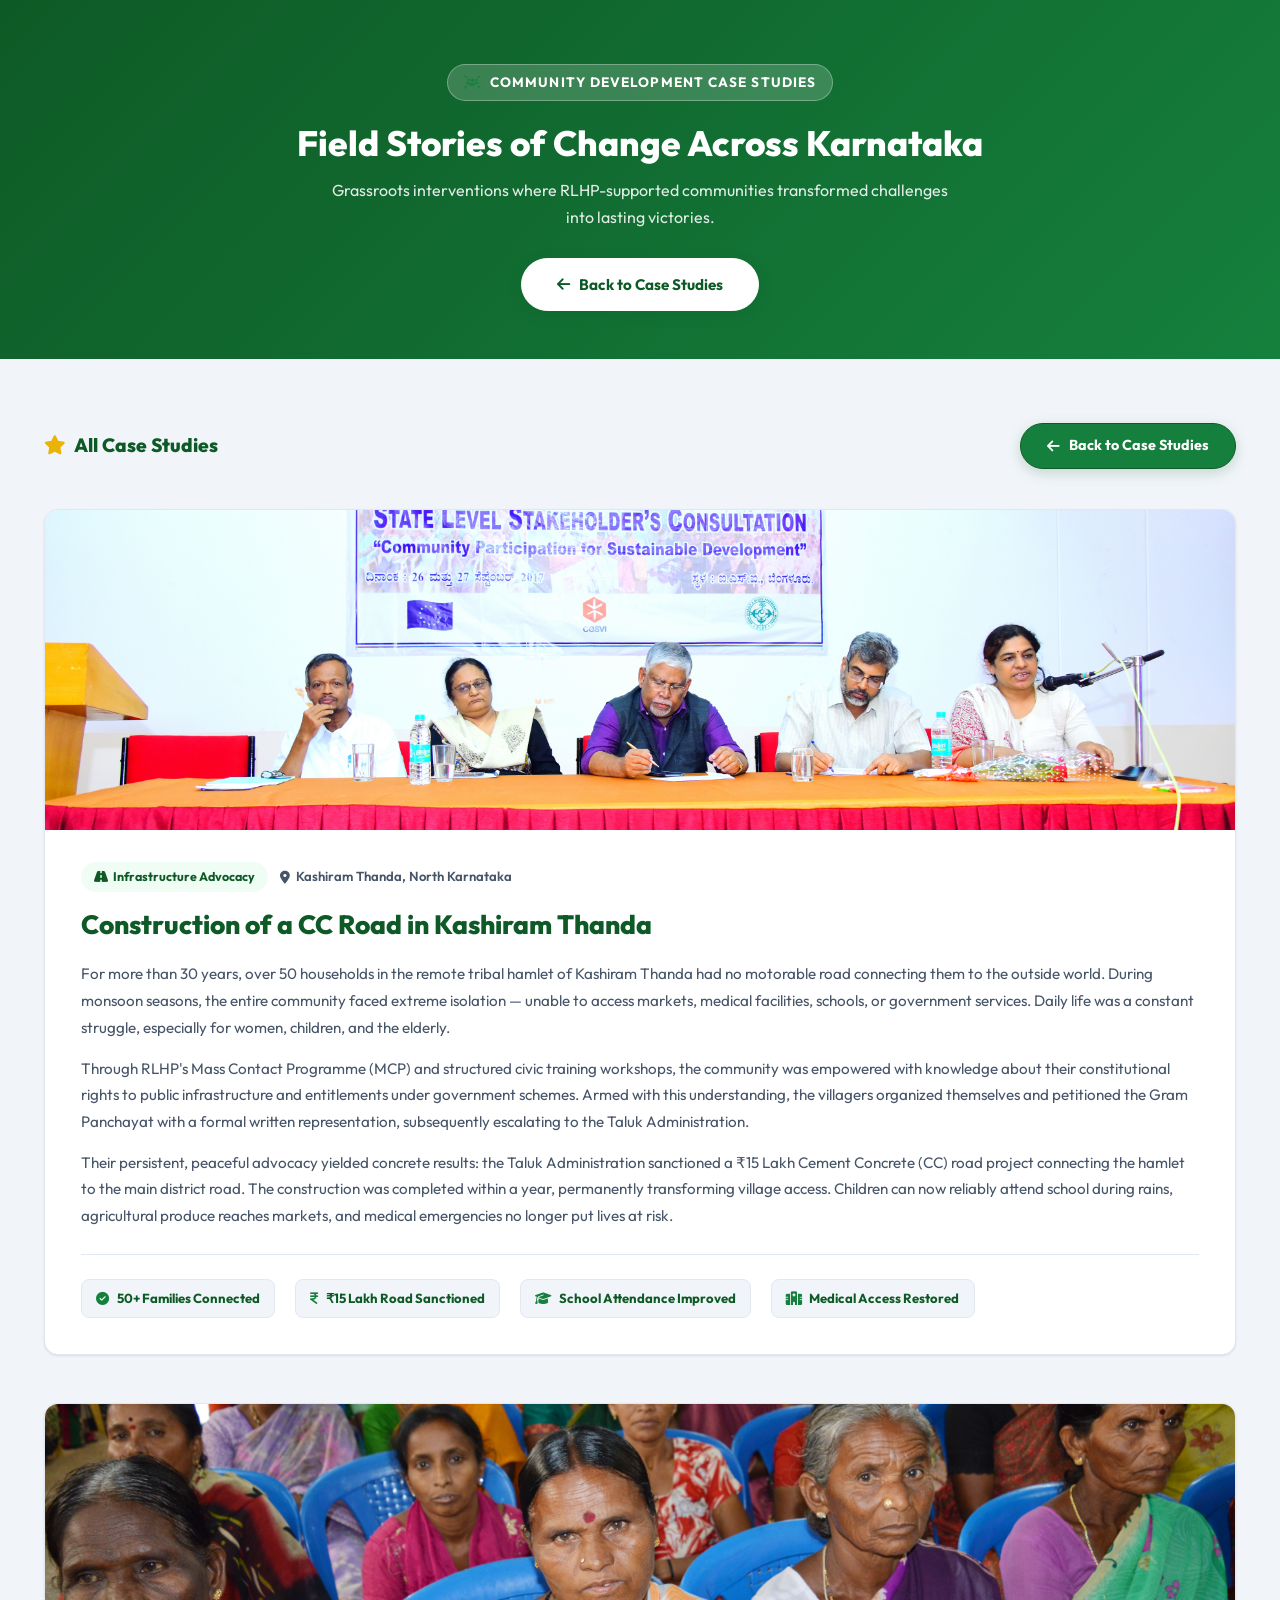
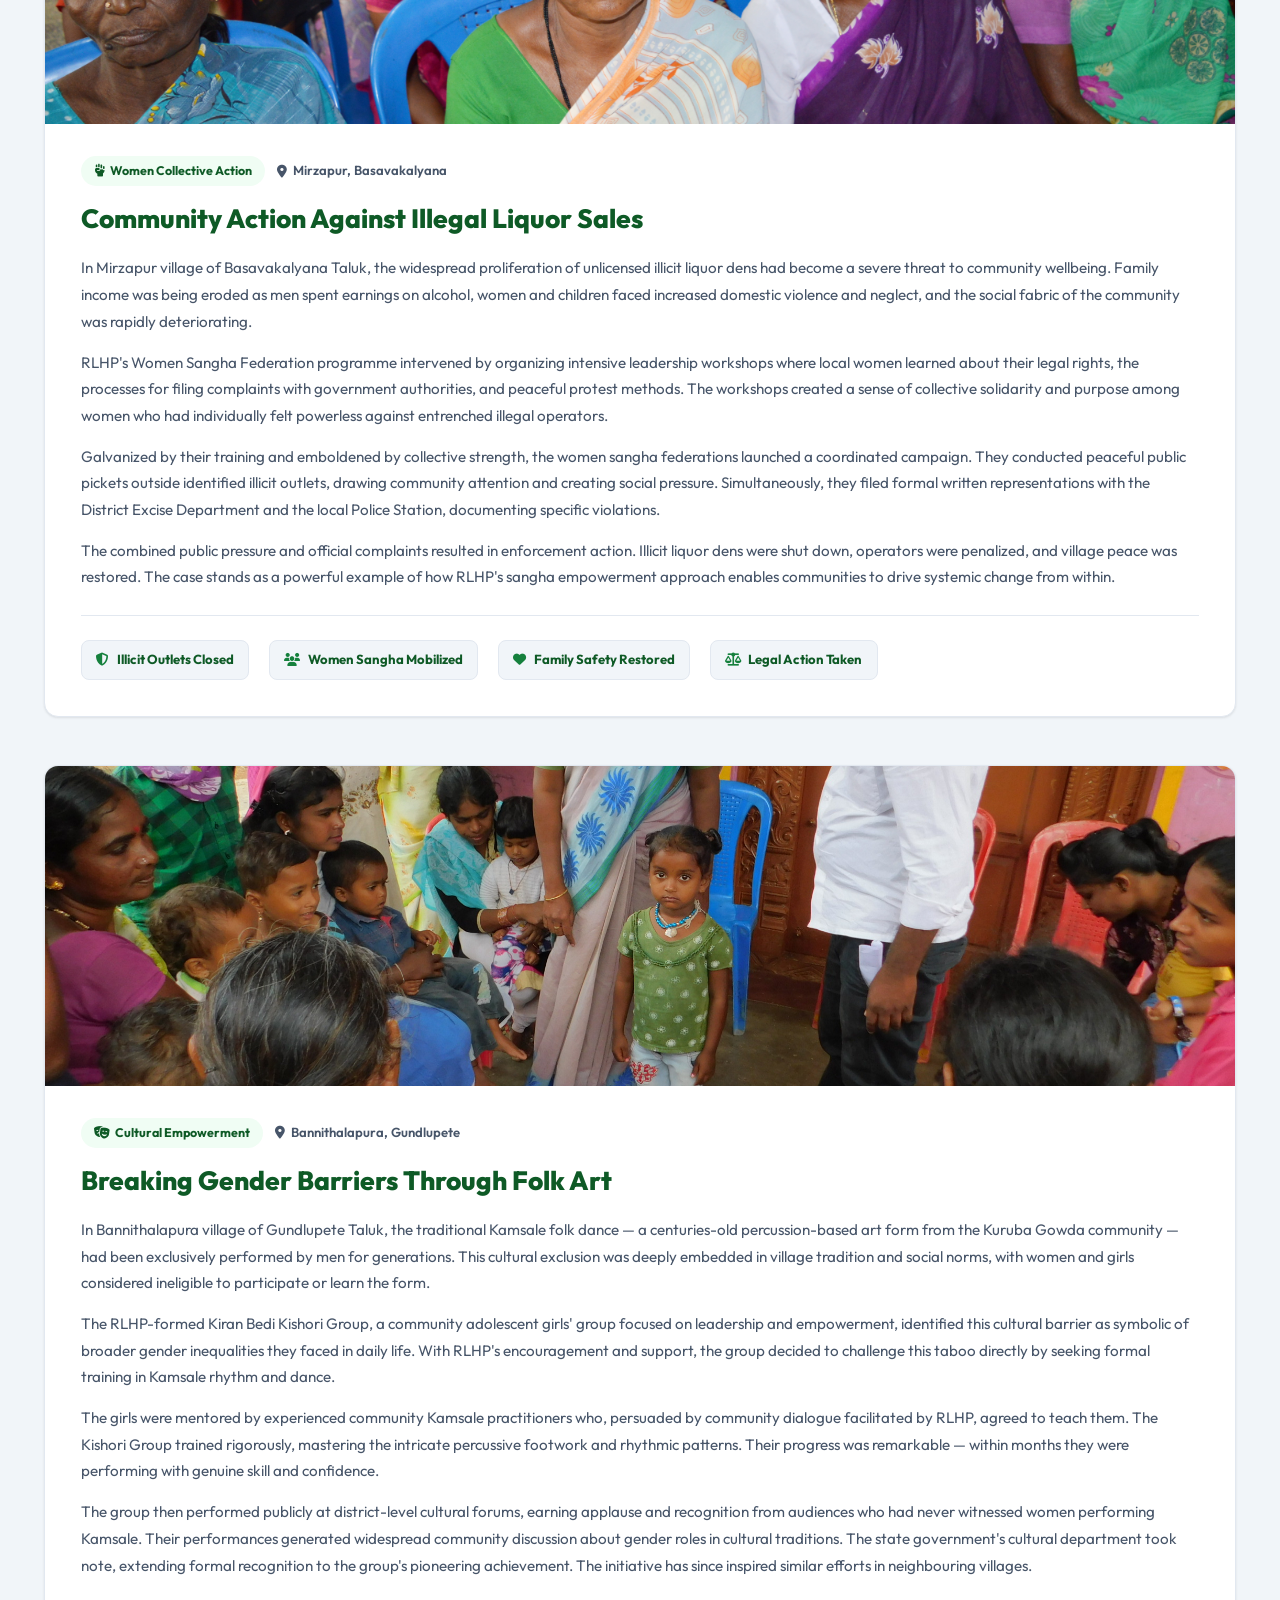
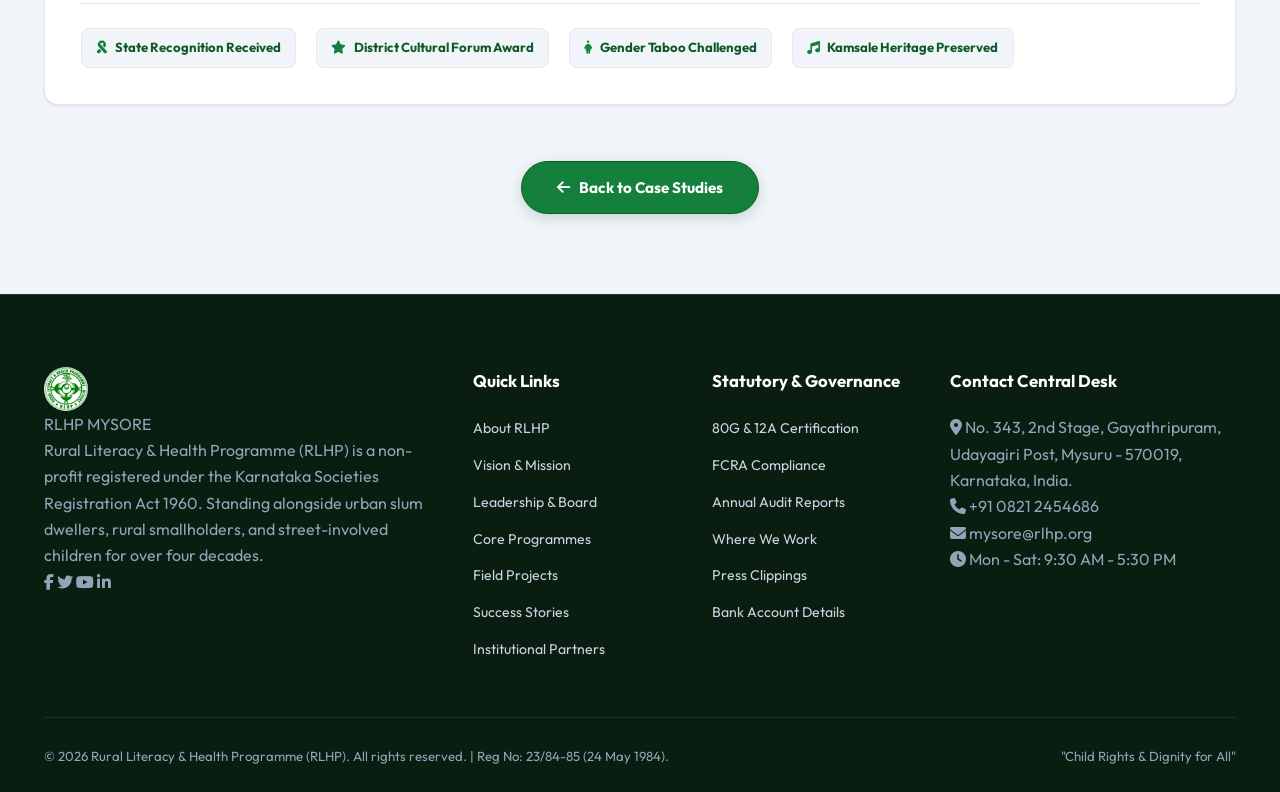
<file: case-study-detail.html>
<!DOCTYPE html>
<html lang="en">
<head>
  <meta charset="UTF-8">
  <meta name="viewport" content="width=device-width, initial-scale=1.0">
  <title>Community Development Case Studies - Rural Literacy &amp; Health Programme (RLHP)</title>
  <meta name="description" content="Detailed community development case studies from RLHP Mysore: infrastructure advocacy, women collective action, and cultural empowerment across Karnataka.">
  <link rel="icon" type="image/jpeg" href="images/rlhp-logo.jpg">

  <!-- Google Fonts & Font Awesome 6 -->
  <link rel="preconnect" href="https://fonts.googleapis.com">
  <link rel="preconnect" href="https://fonts.gstatic.com" crossorigin>
  <link href="https://fonts.googleapis.com/css2?family=Inter:wght@300;400;500;600;700&family=Outfit:wght@400;500;600;700;800&display=swap" rel="stylesheet">
  <link rel="stylesheet" href="https://cdnjs.cloudflare.com/ajax/libs/font-awesome/6.4.0/css/all.min.css">

  <link rel="stylesheet" href="style.css">

  <style>
    /* Case Study Detail Page Specific Styles */
    .detail-hero {
      background: linear-gradient(135deg, var(--primary-deep) 0%, var(--primary) 100%);
      color: #ffffff;
      padding: 4rem 0 3rem;
      text-align: center;
    }
    .detail-hero .section-tag {
      background: rgba(255,255,255,0.18);
      color: #fff;
      border-color: rgba(255,255,255,0.3);
      margin: 0 auto 0.75rem;
      display: inline-flex;
    }
    .detail-hero h1 {
      font-size: 2.2rem;
      font-weight: 800;
      color: #ffffff;
      margin: 0.5rem 0 0.75rem;
      max-width: 800px;
      margin-left: auto;
      margin-right: auto;
      line-height: 1.25;
    }
    .detail-hero p {
      color: rgba(255,255,255,0.88);
      font-size: 1rem;
      max-width: 620px;
      margin: 0 auto 1.75rem;
    }

    .case-detail-section {
      padding: 4rem 0 5rem;
      background: var(--bg-alt);
    }

    .case-detail-card {
      background: #ffffff;
      border-radius: var(--radius-md);
      border: 1px solid var(--border-light);
      box-shadow: var(--shadow-sm);
      overflow: hidden;
      margin-bottom: 3rem;
      scroll-margin-top: 5rem;
    }

    .case-detail-card:last-child {
      margin-bottom: 0;
    }

    .case-detail-hero-img {
      width: 100%;
      height: 320px;
      object-fit: cover;
      display: block;
    }

    .case-detail-body {
      padding: 2rem 2.25rem 2.25rem;
    }

    .case-detail-category-row {
      display: flex;
      align-items: center;
      gap: 0.75rem;
      flex-wrap: wrap;
      margin-bottom: 1rem;
    }

    .case-detail-tag {
      display: inline-flex;
      align-items: center;
      gap: 0.35rem;
      background: var(--primary-soft);
      color: var(--primary-deep);
      font-size: 0.78rem;
      font-weight: 700;
      padding: 0.3rem 0.8rem;
      border-radius: 20px;
    }

    .case-detail-loc {
      display: inline-flex;
      align-items: center;
      gap: 0.35rem;
      color: var(--text-muted);
      font-size: 0.82rem;
      font-weight: 600;
    }

    .case-detail-title {
      font-size: 1.65rem;
      font-weight: 800;
      color: var(--primary-deep);
      line-height: 1.25;
      margin-bottom: 1.25rem;
    }

    .case-detail-desc {
      font-size: 0.95rem;
      color: var(--text-muted);
      line-height: 1.75;
      margin-bottom: 1.25rem;
    }

    .case-detail-desc p + p {
      margin-top: 0.9rem;
    }

    .case-detail-impact {
      display: flex;
      gap: 1.25rem;
      flex-wrap: wrap;
      margin-top: 1.5rem;
      padding-top: 1.5rem;
      border-top: 1px solid var(--border-light);
    }

    .impact-chip {
      display: flex;
      align-items: center;
      gap: 0.45rem;
      background: var(--bg-alt);
      border: 1px solid var(--border-light);
      border-radius: var(--radius-sm);
      padding: 0.5rem 0.9rem;
      font-size: 0.82rem;
      font-weight: 700;
      color: var(--primary-deep);
    }

    .impact-chip i {
      color: var(--primary);
    }

    .case-detail-nav {
      display: flex;
      align-items: center;
      justify-content: space-between;
      flex-wrap: wrap;
      gap: 1rem;
      margin-bottom: 2.5rem;
    }

    .case-detail-nav h2 {
      font-size: 1.2rem;
      font-weight: 800;
      color: var(--primary-deep);
      margin: 0;
      display: flex;
      align-items: center;
      gap: 0.5rem;
    }

    @media (max-width: 700px) {
      .detail-hero h1 { font-size: 1.6rem; }
      .case-detail-hero-img { height: 200px; }
      .case-detail-body { padding: 1.25rem 1.25rem 1.5rem; }
      .case-detail-title { font-size: 1.3rem; }
    }
  </style>
</head>
<body>

  <!-- Banner Section -->
  <section class="detail-hero" id="case-detail-top">
    <div class="container">
      <div class="section-tag">
        <i class="fa-solid fa-users-rays"></i> Community Development Case Studies
      </div>
      <h1>Field Stories of Change Across Karnataka</h1>
      <p>Grassroots interventions where RLHP-supported communities transformed challenges into lasting victories.</p>
      <div>
        <a href="index.html#projects" class="btn-newspaper-toggle" style="background: #ffffff; color: var(--primary-deep); border-color: #ffffff; text-decoration: none;">
          <i class="fa-solid fa-arrow-left"></i> <span>Back to Case Studies</span>
        </a>
      </div>
    </div>
  </section>

  <!-- Case Studies Detail Section -->
  <section class="case-detail-section">
    <div class="container">

      <!-- Navigation Header -->
      <div class="case-detail-nav">
        <h2><i class="fa-solid fa-star" style="color: var(--accent-gold);"></i> All Case Studies</h2>
        <a href="index.html#projects" class="btn-newspaper-toggle" style="text-decoration: none; padding: 0.65rem 1.6rem; font-size: 0.9rem;">
          <i class="fa-solid fa-arrow-left"></i> <span>Back to Case Studies</span>
        </a>
      </div>

      <!-- Case 1: CC Road in Kashiram Thanda -->
      <div class="case-detail-card" id="kashiram">
        <img src="images/gallery/gram_sabha_awareness.jpg" alt="Construction of a CC Road in Kashiram Thanda" class="case-detail-hero-img">
        <div class="case-detail-body">
          <div class="case-detail-category-row">
            <span class="case-detail-tag"><i class="fa-solid fa-road"></i> Infrastructure Advocacy</span>
            <span class="case-detail-loc"><i class="fa-solid fa-location-dot"></i> Kashiram Thanda, North Karnataka</span>
          </div>
          <h2 class="case-detail-title">Construction of a CC Road in Kashiram Thanda</h2>
          <div class="case-detail-desc">
            <p>For more than 30 years, over 50 households in the remote tribal hamlet of Kashiram Thanda had no motorable road connecting them to the outside world. During monsoon seasons, the entire community faced extreme isolation — unable to access markets, medical facilities, schools, or government services. Daily life was a constant struggle, especially for women, children, and the elderly.</p>
            <p>Through RLHP's Mass Contact Programme (MCP) and structured civic training workshops, the community was empowered with knowledge about their constitutional rights to public infrastructure and entitlements under government schemes. Armed with this understanding, the villagers organized themselves and petitioned the Gram Panchayat with a formal written representation, subsequently escalating to the Taluk Administration.</p>
            <p>Their persistent, peaceful advocacy yielded concrete results: the Taluk Administration sanctioned a ₹15 Lakh Cement Concrete (CC) road project connecting the hamlet to the main district road. The construction was completed within a year, permanently transforming village access. Children can now reliably attend school during rains, agricultural produce reaches markets, and medical emergencies no longer put lives at risk.</p>
          </div>
          <div class="case-detail-impact">
            <div class="impact-chip"><i class="fa-solid fa-check-circle"></i> 50+ Families Connected</div>
            <div class="impact-chip"><i class="fa-solid fa-indian-rupee-sign"></i> ₹15 Lakh Road Sanctioned</div>
            <div class="impact-chip"><i class="fa-solid fa-graduation-cap"></i> School Attendance Improved</div>
            <div class="impact-chip"><i class="fa-solid fa-hospital"></i> Medical Access Restored</div>
          </div>
        </div>
      </div>

      <!-- Case 2: Community Action Against Illegal Liquor Sales -->
      <div class="case-detail-card" id="liquor">
        <img src="images/gallery/shg_leadership_training.jpg" alt="Community Action Against Illegal Liquor Sales" class="case-detail-hero-img">
        <div class="case-detail-body">
          <div class="case-detail-category-row">
            <span class="case-detail-tag"><i class="fa-solid fa-hand-fist"></i> Women Collective Action</span>
            <span class="case-detail-loc"><i class="fa-solid fa-location-dot"></i> Mirzapur, Basavakalyana</span>
          </div>
          <h2 class="case-detail-title">Community Action Against Illegal Liquor Sales</h2>
          <div class="case-detail-desc">
            <p>In Mirzapur village of Basavakalyana Taluk, the widespread proliferation of unlicensed illicit liquor dens had become a severe threat to community wellbeing. Family income was being eroded as men spent earnings on alcohol, women and children faced increased domestic violence and neglect, and the social fabric of the community was rapidly deteriorating.</p>
            <p>RLHP's Women Sangha Federation programme intervened by organizing intensive leadership workshops where local women learned about their legal rights, the processes for filing complaints with government authorities, and peaceful protest methods. The workshops created a sense of collective solidarity and purpose among women who had individually felt powerless against entrenched illegal operators.</p>
            <p>Galvanized by their training and emboldened by collective strength, the women sangha federations launched a coordinated campaign. They conducted peaceful public pickets outside identified illicit outlets, drawing community attention and creating social pressure. Simultaneously, they filed formal written representations with the District Excise Department and the local Police Station, documenting specific violations.</p>
            <p>The combined public pressure and official complaints resulted in enforcement action. Illicit liquor dens were shut down, operators were penalized, and village peace was restored. The case stands as a powerful example of how RLHP's sangha empowerment approach enables communities to drive systemic change from within.</p>
          </div>
          <div class="case-detail-impact">
            <div class="impact-chip"><i class="fa-solid fa-shield-halved"></i> Illicit Outlets Closed</div>
            <div class="impact-chip"><i class="fa-solid fa-users"></i> Women Sangha Mobilized</div>
            <div class="impact-chip"><i class="fa-solid fa-heart"></i> Family Safety Restored</div>
            <div class="impact-chip"><i class="fa-solid fa-balance-scale"></i> Legal Action Taken</div>
          </div>
        </div>
      </div>

      <!-- Case 3: Breaking Gender Barriers Through Folk Art -->
      <div class="case-detail-card" id="folkart">
        <img src="images/gallery/child_rights_conference.jpg" alt="Breaking Gender Barriers Through Folk Art" class="case-detail-hero-img">
        <div class="case-detail-body">
          <div class="case-detail-category-row">
            <span class="case-detail-tag"><i class="fa-solid fa-masks-theater"></i> Cultural Empowerment</span>
            <span class="case-detail-loc"><i class="fa-solid fa-location-dot"></i> Bannithalapura, Gundlupete</span>
          </div>
          <h2 class="case-detail-title">Breaking Gender Barriers Through Folk Art</h2>
          <div class="case-detail-desc">
            <p>In Bannithalapura village of Gundlupete Taluk, the traditional Kamsale folk dance — a centuries-old percussion-based art form from the Kuruba Gowda community — had been exclusively performed by men for generations. This cultural exclusion was deeply embedded in village tradition and social norms, with women and girls considered ineligible to participate or learn the form.</p>
            <p>The RLHP-formed Kiran Bedi Kishori Group, a community adolescent girls' group focused on leadership and empowerment, identified this cultural barrier as symbolic of broader gender inequalities they faced in daily life. With RLHP's encouragement and support, the group decided to challenge this taboo directly by seeking formal training in Kamsale rhythm and dance.</p>
            <p>The girls were mentored by experienced community Kamsale practitioners who, persuaded by community dialogue facilitated by RLHP, agreed to teach them. The Kishori Group trained rigorously, mastering the intricate percussive footwork and rhythmic patterns. Their progress was remarkable — within months they were performing with genuine skill and confidence.</p>
            <p>The group then performed publicly at district-level cultural forums, earning applause and recognition from audiences who had never witnessed women performing Kamsale. Their performances generated widespread community discussion about gender roles in cultural traditions. The state government's cultural department took note, extending formal recognition to the group's pioneering achievement. The initiative has since inspired similar efforts in neighbouring villages.</p>
          </div>
          <div class="case-detail-impact">
            <div class="impact-chip"><i class="fa-solid fa-ribbon"></i> State Recognition Received</div>
            <div class="impact-chip"><i class="fa-solid fa-star"></i> District Cultural Forum Award</div>
            <div class="impact-chip"><i class="fa-solid fa-person-dress"></i> Gender Taboo Challenged</div>
            <div class="impact-chip"><i class="fa-solid fa-music"></i> Kamsale Heritage Preserved</div>
          </div>
        </div>
      </div>

      <!-- Bottom Navigation -->
      <div style="text-align: center; margin-top: 3.5rem;">
        <a href="index.html#projects" class="btn-newspaper-toggle" style="text-decoration: none;">
          <i class="fa-solid fa-arrow-left"></i> <span>Back to Case Studies</span>
        </a>
      </div>

    </div>
  </section>

  <!-- Footer -->
  <footer class="site-footer">
    <div class="container">
      <div class="footer-grid">
        <div class="footer-col">
          <div class="footer-brand">
            <img src="images/rlhp-logo.jpg" alt="RLHP Logo" class="footer-logo" style="width: 44px; height: 44px; border-radius: 50%; object-fit: contain;">
            <span class="footer-brand-name">RLHP MYSORE</span>
          </div>
          <p class="footer-about">
            Rural Literacy &amp; Health Programme (RLHP) is a non-profit registered under the Karnataka Societies Registration Act 1960. Standing alongside urban slum dwellers, rural smallholders, and street-involved children for over four decades.
          </p>
          <div class="footer-socials">
            <a href="https://facebook.com" target="_blank" aria-label="Facebook"><i class="fa-brands fa-facebook-f"></i></a>
            <a href="https://twitter.com" target="_blank" aria-label="Twitter"><i class="fa-brands fa-twitter"></i></a>
            <a href="https://youtube.com" target="_blank" aria-label="YouTube"><i class="fa-brands fa-youtube"></i></a>
            <a href="https://linkedin.com" target="_blank" aria-label="LinkedIn"><i class="fa-brands fa-linkedin-in"></i></a>
          </div>
        </div>

        <div class="footer-col">
          <h4 class="footer-heading">Quick Links</h4>
          <ul class="footer-links">
            <li><a href="index.html#about">About RLHP</a></li>
            <li><a href="index.html#vision-mission">Vision &amp; Mission</a></li>
            <li><a href="index.html#leadership">Leadership &amp; Board</a></li>
            <li><a href="index.html#programmes">Core Programmes</a></li>
            <li><a href="index.html#projects">Field Projects</a></li>
            <li><a href="index.html#stories">Success Stories</a></li>
            <li><a href="index.html#partners">Institutional Partners</a></li>
          </ul>
        </div>

        <div class="footer-col">
          <h4 class="footer-heading">Statutory &amp; Governance</h4>
          <ul class="footer-links">
            <li><a href="index.html#compliance">80G &amp; 12A Certification</a></li>
            <li><a href="index.html#compliance">FCRA Compliance</a></li>
            <li><a href="index.html#compliance">Annual Audit Reports</a></li>
            <li><a href="index.html#where-we-work">Where We Work</a></li>
            <li><a href="index.html#news-events">Press Clippings</a></li>
            <li><a href="index.html#contact">Bank Account Details</a></li>
          </ul>
        </div>

        <div class="footer-col">
          <h4 class="footer-heading">Contact Central Desk</h4>
          <div class="footer-contact-item">
            <i class="fa-solid fa-location-dot"></i>
            <span>No. 343, 2nd Stage, Gayathripuram, Udayagiri Post, Mysuru - 570019, Karnataka, India.</span>
          </div>
          <div class="footer-contact-item">
            <i class="fa-solid fa-phone"></i>
            <span>+91 0821 2454686</span>
          </div>
          <div class="footer-contact-item">
            <i class="fa-solid fa-envelope"></i>
            <span>mysore@rlhp.org</span>
          </div>
          <div class="footer-contact-item">
            <i class="fa-solid fa-clock"></i>
            <span>Mon - Sat: 9:30 AM - 5:30 PM</span>
          </div>
        </div>
      </div>

      <div class="footer-bottom">
        <p>&copy; 2026 Rural Literacy &amp; Health Programme (RLHP). All rights reserved. | Reg No: 23/84-85 (24 May 1984).</p>
        <p class="footer-motto">"Child Rights &amp; Dignity for All"</p>
      </div>
    </div>
  </footer>

  <!-- Script: scroll to correct case study based on URL hash -->
  <script>
    // Scroll to the correct case study card based on URL hash
    function scrollToHash() {
      const hash = window.location.hash;
      if (hash) {
        const target = document.querySelector(hash);
        if (target) {
          setTimeout(() => {
            target.scrollIntoView({ behavior: 'smooth', block: 'start' });
          }, 150);
        }
      }
    }

    window.addEventListener('load', scrollToHash);
    window.addEventListener('hashchange', scrollToHash);
  </script>
</body>
</html>
</file>
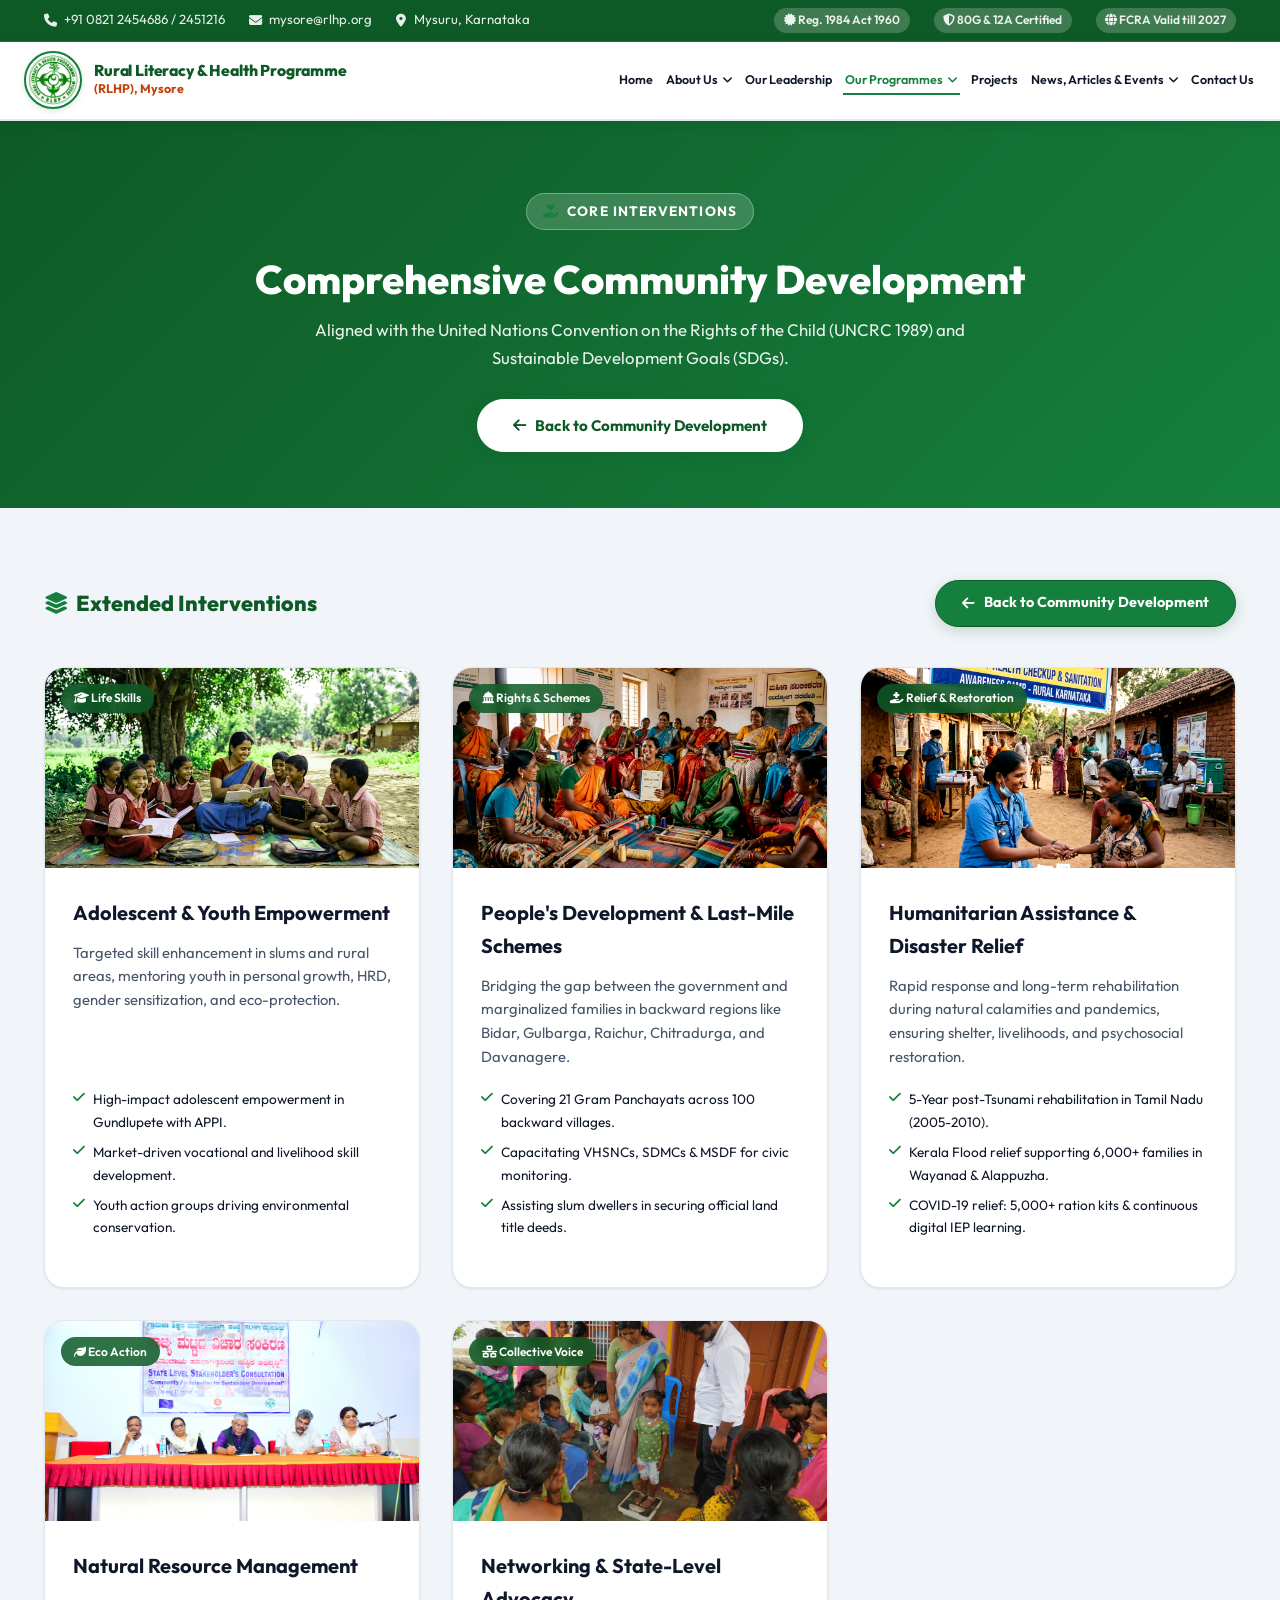
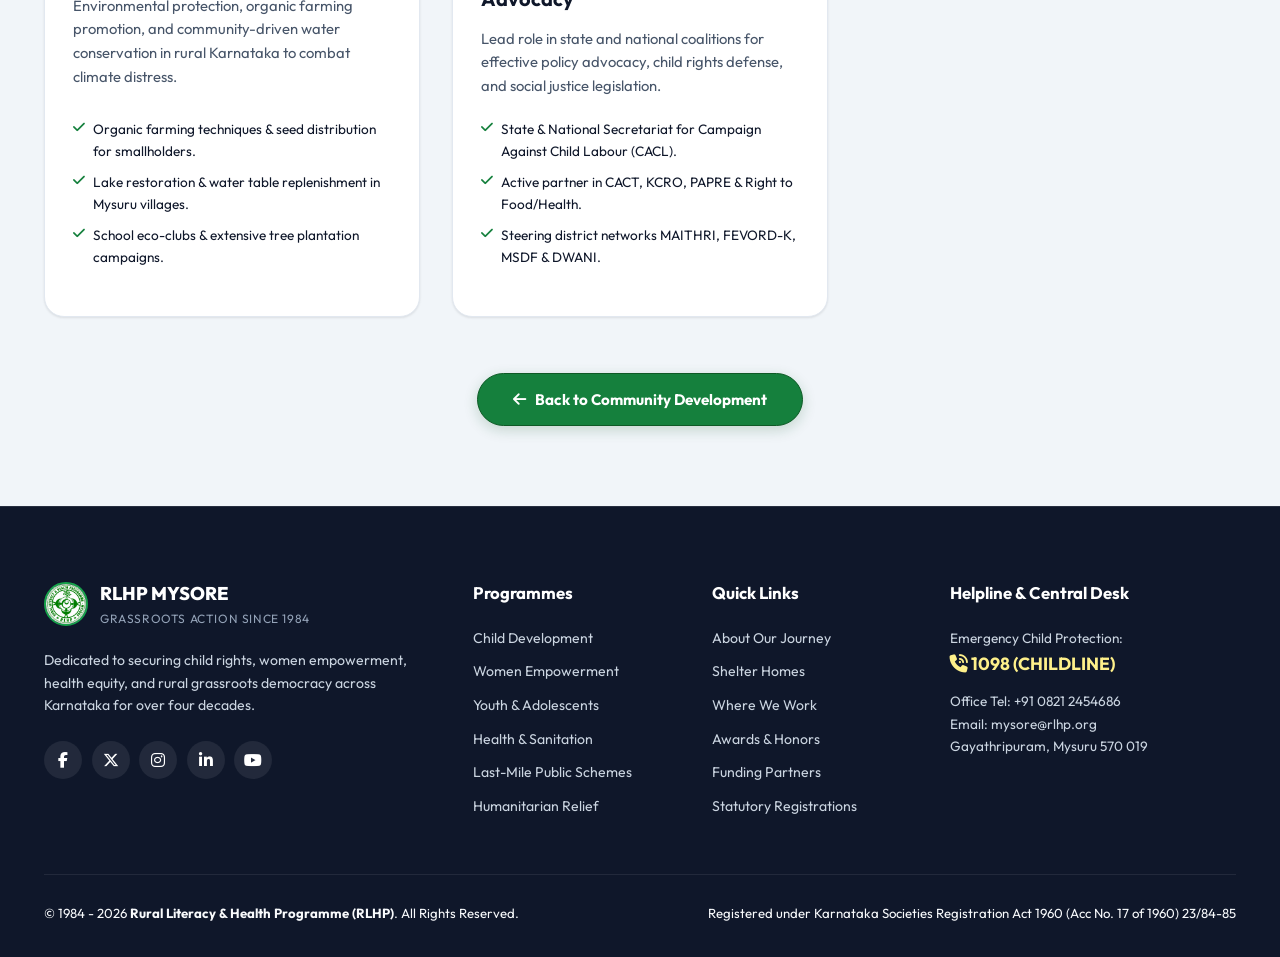
<file: community-development.html>
<!DOCTYPE html>
<html lang="en">
<head>
  <meta charset="UTF-8">
  <meta name="viewport" content="width=device-width, initial-scale=1.0">
  <title>Comprehensive Community Development - Rural Literacy & Health Programme (RLHP)</title>
  <meta name="description" content="Explore RLHP's core community development interventions: adolescent empowerment, people's development, disaster relief, natural resource management, and state-level advocacy across Karnataka.">
  <link rel="icon" type="image/jpeg" href="images/rlhp-logo.jpg">

  <!-- Google Fonts & Font Awesome 6 -->
  <link rel="preconnect" href="https://fonts.googleapis.com">
  <link rel="preconnect" href="https://fonts.gstatic.com" crossorigin>
  <link href="https://fonts.googleapis.com/css2?family=Outfit:wght@300;400;500;600;700;800;900&family=Playfair+Display:ital,wght@0,600;0,700;1,600&display=swap" rel="stylesheet">
  <link rel="stylesheet" href="https://cdnjs.cloudflare.com/ajax/libs/font-awesome/6.5.1/css/all.min.css">
  
  <link rel="stylesheet" href="style.css">
</head>
<body>

  <!-- Top Notification & Quick Contact Bar -->
  <div class="topbar">
    <div class="container">
      <div class="topbar-info">
        <span class="topbar-item"><i class="fa-solid fa-phone"></i> +91 0821 2454686 / 2451216</span>
        <span class="topbar-item"><i class="fa-solid fa-envelope"></i> mysore@rlhp.org</span>
        <span class="topbar-item"><i class="fa-solid fa-location-dot"></i> Mysuru, Karnataka</span>
      </div>
      <div class="topbar-actions">
        <span class="topbar-badge"><i class="fa-solid fa-certificate"></i> Reg. 1984 Act 1960</span>
        <span class="topbar-badge"><i class="fa-solid fa-shield-halved"></i> 80G &amp; 12A Certified</span>
        <span class="topbar-badge"><i class="fa-solid fa-globe"></i> FCRA Valid till 2027</span>
      </div>
    </div>
  </div>

  <!-- Header / Navigation Bar -->
  <header class="navbar" id="navbar" style="position: sticky !important; top: 0 !important; z-index: 99999 !important; background: #ffffff !important; box-shadow: 0 4px 12px rgba(0,0,0,0.08) !important; width: 100% !important;">
    <div class="container">
      <a href="index.html#home" class="brand-logo-link" id="brand-logo" style="text-decoration: none; cursor: pointer; transform: none !important; transition: none !important;">
        <img src="images/rlhp-logo.jpg" alt="RLHP Logo" class="brand-logo-img" style="width: 58px !important; height: 58px !important; min-width: 58px !important; max-width: 58px !important; min-height: 58px !important; max-height: 58px !important; transform: none !important; transition: none !important; object-fit: contain !important; flex-shrink: 0 !important; border-radius: 50% !important; border: 2px solid #15803d !important; padding: 2px !important; background: #fff !important; display: block !important;">
        <div class="brand-text-block">
          <span class="brand-name">Rural Literacy &amp; Health Programme</span>
          <span class="brand-tagline" style="color: #c2410c; font-weight: 700;">(RLHP), Mysore</span>
        </div>
      </a>

      <nav class="nav-menu" id="nav-menu">
        <a href="index.html#home" class="nav-link">Home</a>
        <div class="nav-item dropdown">
          <a href="index.html#about" class="nav-link">About Us <i class="fa-solid fa-angle-down" style="font-size: 0.75rem; margin-left: 2px;"></i></a>
          <div class="dropdown-menu">
            <a href="index.html#about" class="dropdown-item">Who We Are</a>
            <a href="index.html#vision-mission" class="dropdown-item">Vision &amp; Mission</a>
            <a href="index.html#leadership" class="dropdown-item">Founder &amp; Board</a>
            <a href="index.html#approaches" class="dropdown-item">Our Approaches</a>
            <a href="index.html#partners" class="dropdown-item">Our Finding &amp; Institutional Partners</a>
          </div>
        </div>
        <a href="index.html#leadership" class="nav-link">Our Leadership</a>
        <a href="index.html#programmes" class="nav-link active">Our Programmes <i class="fa-solid fa-angle-down" style="font-size: 0.75rem; margin-left: 2px;"></i></a>
        <a href="index.html#projects" class="nav-link">Projects</a>
        <a href="index.html#news-events" class="nav-link">News, Articles &amp; Events <i class="fa-solid fa-angle-down" style="font-size: 0.75rem; margin-left: 2px;"></i></a>
        <a href="index.html#contact" class="nav-link">Contact Us</a>
      </nav>

      <button class="mobile-toggle" id="mobile-toggle" aria-label="Toggle navigation">
        <i class="fa-solid fa-bars"></i>
      </button>
    </div>
  </header>

  <!-- Banner Section -->
  <section style="background: linear-gradient(135deg, var(--primary-deep) 0%, var(--primary) 100%); color: #ffffff; padding: 4.5rem 0 3.5rem; text-align: center;">
    <div class="container">
      <div class="section-tag" style="background: rgba(255,255,255,0.18); color: #ffffff; border-color: rgba(255,255,255,0.3);">
        <i class="fa-solid fa-hand-holding-heart"></i> Core Interventions
      </div>
      <h1 class="section-title" style="color: #ffffff; font-size: 2.5rem; margin-top: 0.5rem; margin-bottom: 0.75rem;">
        Comprehensive Community Development
      </h1>
      <p class="section-desc" style="color: rgba(255,255,255,0.92); max-width: 720px; margin: 0 auto 1.75rem; font-size: 1.05rem;">
        Aligned with the United Nations Convention on the Rights of the Child (UNCRC 1989) and Sustainable Development Goals (SDGs).
      </p>
      <div>
        <a href="index.html#programmes" class="btn-newspaper-toggle" style="background: #ffffff; color: var(--primary-deep); border-color: #ffffff; text-decoration: none;">
          <i class="fa-solid fa-arrow-left"></i> <span>Back to Community Development</span>
        </a>
      </div>
    </div>
  </section>

  <!-- Community Development Cards Grid Section -->
  <section class="programmes-section" id="community-development-page" style="padding: 4.5rem 0 5rem; background: var(--bg-alt);">
    <div class="container">
      <!-- Section Header with Back Navigation Link -->
      <div style="margin-bottom: 2.5rem; display: flex; justify-content: space-between; align-items: center; flex-wrap: wrap; gap: 1rem;">
        <h2 style="font-size: 1.35rem; font-weight: 800; color: var(--primary-deep); margin: 0; display: flex; align-items: center; gap: 0.5rem;">
          <i class="fa-solid fa-layer-group" style="color: var(--primary);"></i> Extended Interventions
        </h2>
        <a href="index.html#programmes" class="btn-newspaper-toggle" style="text-decoration: none; padding: 0.65rem 1.6rem; font-size: 0.9rem;">
          <i class="fa-solid fa-arrow-left"></i> <span>Back to Community Development</span>
        </a>
      </div>

      <!-- Responsive Grid for Remaining 5 Cards (Cards 4 to 8) -->
      <div class="program-cards-grid">
        <!-- Card 4: Adolescent & Youth Empowerment -->
        <div class="program-card">
          <div class="prog-img-container">
            <img src="images/hero.jpg" alt="Youth Empowerment" class="prog-img" style="filter: hue-rotate(25deg);">
            <span class="prog-badge"><i class="fa-solid fa-graduation-cap"></i> Life Skills</span>
          </div>
          <div class="prog-body">
            <h3 class="prog-title">Adolescent &amp; Youth Empowerment</h3>
            <p class="prog-text">
              Targeted skill enhancement in slums and rural areas, mentoring youth in personal growth, HRD, gender sensitization, and eco-protection.
            </p>
            <div class="prog-points">
              <div class="prog-point"><i class="fa-solid fa-check"></i> High-impact adolescent empowerment in Gundlupete with APPI.</div>
              <div class="prog-point"><i class="fa-solid fa-check"></i> Market-driven vocational and livelihood skill development.</div>
              <div class="prog-point"><i class="fa-solid fa-check"></i> Youth action groups driving environmental conservation.</div>
            </div>
          </div>
        </div>

        <!-- Card 5: People's Development & Last-Mile Public Schemes -->
        <div class="program-card">
          <div class="prog-img-container">
            <img src="images/women-empowerment.jpg" alt="People Development" class="prog-img" style="filter: brightness(0.95) contrast(1.1);">
            <span class="prog-badge"><i class="fa-solid fa-landmark-dome"></i> Rights &amp; Schemes</span>
          </div>
          <div class="prog-body">
            <h3 class="prog-title">People's Development &amp; Last-Mile Schemes</h3>
            <p class="prog-text">
              Bridging the gap between the government and marginalized families in backward regions like Bidar, Gulbarga, Raichur, Chitradurga, and Davanagere.
            </p>
            <div class="prog-points">
              <div class="prog-point"><i class="fa-solid fa-check"></i> Covering 21 Gram Panchayats across 100 backward villages.</div>
              <div class="prog-point"><i class="fa-solid fa-check"></i> Capacitating VHSNCs, SDMCs &amp; MSDF for civic monitoring.</div>
              <div class="prog-point"><i class="fa-solid fa-check"></i> Assisting slum dwellers in securing official land title deeds.</div>
            </div>
          </div>
        </div>

        <!-- Card 6: Disaster Relief & Humanitarian Assistance -->
        <div class="program-card">
          <div class="prog-img-container">
            <img src="images/health-camp.jpg" alt="Humanitarian Relief" class="prog-img" style="filter: contrast(1.15);">
            <span class="prog-badge"><i class="fa-solid fa-hand-holding-medical"></i> Relief &amp; Restoration</span>
          </div>
          <div class="prog-body">
            <h3 class="prog-title">Humanitarian Assistance &amp; Disaster Relief</h3>
            <p class="prog-text">
              Rapid response and long-term rehabilitation during natural calamities and pandemics, ensuring shelter, livelihoods, and psychosocial restoration.
            </p>
            <div class="prog-points">
              <div class="prog-point"><i class="fa-solid fa-check"></i> 5-Year post-Tsunami rehabilitation in Tamil Nadu (2005-2010).</div>
              <div class="prog-point"><i class="fa-solid fa-check"></i> Kerala Flood relief supporting 6,000+ families in Wayanad &amp; Alappuzha.</div>
              <div class="prog-point"><i class="fa-solid fa-check"></i> COVID-19 relief: 5,000+ ration kits &amp; continuous digital IEP learning.</div>
            </div>
          </div>
        </div>

        <!-- Card 7: Natural Resource Management -->
        <div class="program-card">
          <div class="prog-img-container">
            <img src="images/gallery/gram_sabha_awareness.jpg" alt="Natural Resource Management" class="prog-img">
            <span class="prog-badge"><i class="fa-solid fa-leaf"></i> Eco Action</span>
          </div>
          <div class="prog-body">
            <h3 class="prog-title">Natural Resource Management</h3>
            <p class="prog-text">
              Environmental protection, organic farming promotion, and community-driven water conservation in rural Karnataka to combat climate distress.
            </p>
            <div class="prog-points">
              <div class="prog-point"><i class="fa-solid fa-check"></i> Organic farming techniques &amp; seed distribution for smallholders.</div>
              <div class="prog-point"><i class="fa-solid fa-check"></i> Lake restoration &amp; water table replenishment in Mysuru villages.</div>
              <div class="prog-point"><i class="fa-solid fa-check"></i> School eco-clubs &amp; extensive tree plantation campaigns.</div>
            </div>
          </div>
        </div>

        <!-- Card 8: Networking & State-Level Advocacy -->
        <div class="program-card">
          <div class="prog-img-container">
            <img src="images/gallery/child_rights_conference.jpg" alt="Networking & Advocacy" class="prog-img">
            <span class="prog-badge"><i class="fa-solid fa-network-wired"></i> Collective Voice</span>
          </div>
          <div class="prog-body">
            <h3 class="prog-title">Networking &amp; State-Level Advocacy</h3>
            <p class="prog-text">
              Lead role in state and national coalitions for effective policy advocacy, child rights defense, and social justice legislation.
            </p>
            <div class="prog-points">
              <div class="prog-point"><i class="fa-solid fa-check"></i> State &amp; National Secretariat for Campaign Against Child Labour (CACL).</div>
              <div class="prog-point"><i class="fa-solid fa-check"></i> Active partner in CACT, KCRO, PAPRE &amp; Right to Food/Health.</div>
              <div class="prog-point"><i class="fa-solid fa-check"></i> Steering district networks MAITHRI, FEVORD-K, MSDF &amp; DWANI.</div>
            </div>
          </div>
        </div>
      </div>

      <!-- Centered Bottom Navigation Button -->
      <div style="text-align: center; margin-top: 3.5rem;">
        <a href="index.html#programmes" class="btn-newspaper-toggle" style="text-decoration: none;">
          <i class="fa-solid fa-arrow-left"></i>
          <span>Back to Community Development</span>
        </a>
      </div>
    </div>
  </section>

  <!-- Footer -->
  <footer class="footer" id="contact" style="background: #0f172a; color: #f8fafc; padding: 4.5rem 0 2rem;">
    <div class="container">
      <div class="footer-grid">
        <div class="footer-col">
          <div class="footer-brand" style="display: flex; align-items: center; gap: 0.75rem; margin-bottom: 1.25rem;">
            <img src="images/rlhp-logo.jpg" alt="RLHP Logo" style="width: 44px; height: 44px; border-radius: 50%; border: 2px solid #16a34a; background: #fff;">
            <div>
              <div style="font-weight: 800; font-size: 1.15rem; color: #ffffff;">RLHP MYSORE</div>
              <div style="font-size: 0.75rem; color: #94a3b8; text-transform: uppercase; letter-spacing: 0.05em;">Grassroots Action Since 1984</div>
            </div>
          </div>
          <p class="footer-desc" style="color: #cbd5e1; font-size: 0.88rem; line-height: 1.6; margin-bottom: 1.5rem;">
            Dedicated to securing child rights, women empowerment, health equity, and rural grassroots democracy across Karnataka for over four decades.
          </p>
          <div class="footer-social" style="display: flex; gap: 0.6rem;">
            <a href="https://facebook.com" target="_blank" class="social-btn" aria-label="Facebook"><i class="fa-brands fa-facebook-f"></i></a>
            <a href="https://twitter.com" target="_blank" class="social-btn" aria-label="Twitter"><i class="fa-brands fa-x-twitter"></i></a>
            <a href="https://instagram.com" target="_blank" class="social-btn" aria-label="Instagram"><i class="fa-brands fa-instagram"></i></a>
            <a href="https://linkedin.com" target="_blank" class="social-btn" aria-label="LinkedIn"><i class="fa-brands fa-linkedin-in"></i></a>
            <a href="https://youtube.com" target="_blank" class="social-btn" aria-label="YouTube"><i class="fa-brands fa-youtube"></i></a>
          </div>
        </div>

        <div class="footer-col">
          <h4>Programmes</h4>
          <div class="footer-links">
            <a href="index.html#programmes">Child Development</a>
            <a href="index.html#programmes">Women Empowerment</a>
            <a href="index.html#programmes">Youth &amp; Adolescents</a>
            <a href="index.html#programmes">Health &amp; Sanitation</a>
            <a href="index.html#programmes">Last-Mile Public Schemes</a>
            <a href="index.html#programmes">Humanitarian Relief</a>
          </div>
        </div>

        <div class="footer-col">
          <h4>Quick Links</h4>
          <div class="footer-links">
            <a href="index.html#about">About Our Journey</a>
            <a href="index.html#shelter-homes">Shelter Homes</a>
            <a href="index.html#where-we-work">Where We Work</a>
            <a href="index.html#awards">Awards &amp; Honors</a>
            <a href="index.html#partners">Funding Partners</a>
            <a href="index.html#compliance">Statutory Registrations</a>
          </div>
        </div>

        <div class="footer-col">
          <h4>Helpline &amp; Central Desk</h4>
          <p style="font-size: 0.85rem; color: #cbd5e1; margin-bottom: 0.75rem;">
            Emergency Child Protection:<br>
            <strong style="color: #fef08a; font-size: 1.1rem;"><i class="fa-solid fa-phone-volume"></i> 1098 (CHILDLINE)</strong>
          </p>
          <p style="font-size: 0.85rem; color: #cbd5e1;">
            Office Tel: +91 0821 2454686<br>
            Email: mysore@rlhp.org<br>
            Gayathripuram, Mysuru 570 019
          </p>
        </div>
      </div>

      <div class="footer-bottom">
        <div>
          © 1984 - 2026 <strong>Rural Literacy &amp; Health Programme (RLHP)</strong>. All Rights Reserved.
        </div>
        <div>
          Registered under Karnataka Societies Registration Act 1960 (Acc No. 17 of 1960) 23/84-85
        </div>
      </div>
    </div>
  </footer>

  <!-- Scripts -->
  <script>
    // Mobile navigation toggle
    const mobileToggle = document.getElementById('mobile-toggle');
    const navMenu = document.getElementById('nav-menu');
    if (mobileToggle && navMenu) {
      mobileToggle.addEventListener('click', () => {
        navMenu.classList.toggle('active');
        const icon = mobileToggle.querySelector('i');
        if (icon) {
          icon.classList.toggle('fa-bars');
          icon.classList.toggle('fa-xmark');
        }
      });
    }
  </script>
</body>
</html>
</file>
<file: style.css>
:root {
  /* RLHP Brand Colors derived from the official green logo */
  --primary-deep: #0e5a26;
  --primary: #15803d;
  --primary-light: #22c55e;
  --primary-soft: #f0fdf4;
  --primary-glow: rgba(21, 128, 61, 0.15);
  
  --accent-gold: #eab308;
  --accent-amber: #d97706;
  --accent-soft: #fffbeb;

  --text-dark: #0f172a;
  --text-muted: #475569;
  --text-light: #94a3b8;
  --text-white: #ffffff;

  --bg-main: #f8fafc;
  --bg-card: #ffffff;
  --bg-alt: #f1f5f9;
  --bg-glass: rgba(255, 255, 255, 0.85);
  --border-light: #e2e8f0;
  --border-focus: #15803d;

  --shadow-sm: 0 1px 3px rgba(0,0,0,0.06), 0 1px 2px rgba(0,0,0,0.04);
  --shadow-md: 0 4px 6px -1px rgba(0,0,0,0.08), 0 2px 4px -1px rgba(0,0,0,0.04);
  --shadow-lg: 0 10px 25px -3px rgba(0,0,0,0.08), 0 4px 6px -2px rgba(0,0,0,0.04);
  --shadow-xl: 0 20px 30px -10px rgba(14, 90, 38, 0.15);

  --radius-sm: 8px;
  --radius-md: 14px;
  --radius-lg: 20px;
  --radius-full: 9999px;

  --font-main: 'Outfit', sans-serif;
  --font-serif: 'Playfair Display', Georgia, serif;
}

*, *::before, *::after {
  box-sizing: border-box;
  margin: 0;
  padding: 0;
}

html {
  scroll-behavior: smooth;
  scroll-padding-top: 85px;
  font-size: 16px;
}

body {
  font-family: var(--font-main);
  background-color: var(--bg-main);
  color: var(--text-dark);
  line-height: 1.65;
  overflow-x: clip;
}

section, [id] {
  scroll-margin-top: 85px;
}

a {
  color: inherit;
  text-decoration: none;
  transition: all 0.25s ease;
}

img {
  max-width: 100%;
  display: block;
}

ul {
  list-style: none;
}

button {
  font-family: inherit;
  cursor: pointer;
  border: none;
  outline: none;
}

/* Container */
.container {
  width: 100%;
  max-width: 1240px;
  margin: 0 auto;
  padding: 0 1.5rem;
}

/* Section styling */
section {
  padding: 5rem 0;
  position: relative;
}

.section-tag {
  display: inline-flex;
  align-items: center;
  gap: 0.5rem;
  background: var(--primary-soft);
  color: var(--primary-deep);
  font-weight: 700;
  font-size: 0.85rem;
  text-transform: uppercase;
  letter-spacing: 0.08em;
  padding: 0.4rem 1rem;
  border-radius: var(--radius-full);
  margin-bottom: 1rem;
  border: 1px solid rgba(21, 128, 61, 0.2);
}

.section-tag i {
  color: var(--primary);
}

.section-title {
  font-size: 2.35rem;
  font-weight: 800;
  color: var(--text-dark);
  line-height: 1.25;
  margin-bottom: 1rem;
}

.section-desc {
  font-size: 1.1rem;
  color: var(--text-muted);
  max-width: 720px;
  margin-bottom: 3rem;
}

.text-center {
  text-align: center;
}

.text-center .section-desc {
  margin-left: auto;
  margin-right: auto;
}

/* Top bar */
.topbar {
  background: var(--primary-deep);
  color: rgba(255, 255, 255, 0.9);
  font-size: 0.825rem;
  padding: 0.5rem 0;
  border-bottom: 1px solid rgba(255, 255, 255, 0.1);
}

.topbar .container {
  display: flex;
  justify-content: space-between;
  align-items: center;
  flex-wrap: wrap;
  gap: 0.75rem;
}

.topbar-info, .topbar-actions {
  display: flex;
  align-items: center;
  gap: 1.5rem;
  flex-wrap: wrap;
}

.topbar-item {
  display: inline-flex;
  align-items: center;
  gap: 0.45rem;
}

.topbar-badge {
  background: rgba(255, 255, 255, 0.2);
  padding: 0.15rem 0.6rem;
  border-radius: var(--radius-full);
  font-weight: 600;
  font-size: 0.75rem;
}

/* Header & Navigation */
.navbar {
  position: sticky; /* Stuck at the top of the viewport so header information remains permanently visible when scrolling */
  top: 0;
  width: 100%;
  z-index: 9999;
  background: #ffffff;
  border-bottom: 2px solid var(--border-light);
  box-shadow: 0 4px 12px rgba(0, 0, 0, 0.08);
  transition: none;
}

.navbar .container {
  display: flex;
  justify-content: space-between;
  align-items: center;
  padding-top: 0.6rem;
  padding-bottom: 0.6rem;
  max-width: 1440px; /* Generous width so all items fit cleanly on laptops & desktops */
  width: 100%;
  box-sizing: border-box;
}

.brand-logo-link {
  display: flex;
  align-items: center;
  gap: 0.75rem;
  text-decoration: none;
  cursor: pointer;
  flex-shrink: 0;
  transition: none !important;
  transform: none !important;
}

.brand-logo-link:hover,
.brand-logo-link:focus,
.brand-logo-link:active {
  transform: none !important;
  opacity: 1 !important;
}

.brand-logo-img {
  width: 54px !important;
  height: 54px !important;
  min-width: 54px !important;
  min-height: 54px !important;
  max-width: 54px !important;
  max-height: 54px !important;
  flex-shrink: 0;
  object-fit: contain;
  border-radius: 50%;
  box-shadow: 0 2px 6px rgba(14, 90, 38, 0.15);
  border: 2px solid var(--primary);
  background: #ffffff;
  padding: 2px;
  transition: none !important;
  transform: none !important;
  image-rendering: -webkit-optimize-contrast;
  display: block;
}

.brand-logo-img:hover,
.brand-logo-img:focus,
.brand-logo-img:active {
  transform: none !important;
  scale: none !important;
  filter: none !important;
}

.brand-text-block {
  display: flex;
  flex-direction: column;
  flex-shrink: 0;
}

.brand-name {
  font-size: 1.05rem;
  font-weight: 800;
  letter-spacing: -0.01em;
  color: var(--primary-deep);
  line-height: 1.15;
  white-space: nowrap;
}

.brand-tagline {
  font-size: 0.78rem;
  font-weight: 700;
  white-space: nowrap;
}

.nav-menu {
  display: flex;
  align-items: center;
  gap: 0.85rem;
  flex-wrap: nowrap;
}

.nav-link {
  font-weight: 600;
  color: var(--text-dark);
  font-size: 0.82rem;
  position: relative;
  padding: 0.35rem 0.15rem;
  white-space: nowrap;
}

.nav-link:hover, .nav-link.active {
  color: var(--primary);
}

.nav-link::after {
  content: '';
  position: absolute;
  bottom: 0;
  left: 0;
  width: 0%;
  height: 2px;
  background: var(--primary);
  transition: width 0.3s ease;
}

.nav-link:hover::after, .nav-link.active::after {
  width: 100%;
}

/* Navigation Dropdown Menu */
.nav-item.dropdown {
  position: relative;
  display: inline-flex;
  align-items: center;
}

.dropdown-menu {
  position: absolute;
  top: 100%;
  left: 0;
  min-width: 275px;
  background: #ffffff;
  border-radius: var(--radius-md);
  box-shadow: 0 10px 28px rgba(0, 0, 0, 0.12);
  border: 1px solid var(--border-light);
  padding: 0.5rem 0;
  display: none;
  flex-direction: column;
  z-index: 100000;
  margin-top: 0;
}

.nav-item.dropdown .dropdown-menu::before {
  content: '';
  position: absolute;
  top: -10px;
  left: 0;
  right: 0;
  height: 10px;
}

.nav-item.dropdown:hover .dropdown-menu,
.nav-item.dropdown:focus-within .dropdown-menu {
  display: flex;
}

.dropdown-item {
  padding: 0.65rem 1.25rem;
  color: var(--text-dark);
  font-size: 0.84rem;
  font-weight: 600;
  text-decoration: none;
  display: block;
  transition: all 0.2s ease;
  white-space: nowrap;
  border-left: 3px solid transparent;
}

.dropdown-item:hover {
  background: var(--bg-alt);
  color: var(--primary);
  border-left-color: var(--primary);
  padding-left: 1.45rem;
}

.nav-btn {
  background: linear-gradient(135deg, var(--primary), var(--primary-deep));
  color: var(--text-white);
  padding: 0.65rem 1.4rem;
  border-radius: var(--radius-full);
  font-weight: 700;
  font-size: 0.9rem;
  box-shadow: 0 4px 12px rgba(21, 128, 61, 0.3);
  display: inline-flex;
  align-items: center;
  gap: 0.5rem;
  transition: all 0.3s ease;
}

.nav-btn:hover {
  transform: translateY(-2px);
  box-shadow: 0 6px 18px rgba(21, 128, 61, 0.4);
  color: #fff;
}

.mobile-toggle {
  display: none;
  font-size: 1.5rem;
  color: var(--primary-deep);
  background: none;
}

/* Hero Section */
.hero {
  position: relative;
  min-height: 90vh;
  display: flex;
  align-items: center;
  background: linear-gradient(135deg, rgba(14, 90, 38, 0.94), rgba(6, 78, 59, 0.88)), 
              url('images/hero.jpg') center/cover no-repeat;
  color: var(--text-white);
  overflow: hidden;
  padding: 5rem 0;
}

.hero::after {
  content: '';
  position: absolute;
  bottom: 0;
  left: 0;
  right: 0;
  height: 60px;
  background: linear-gradient(to top, var(--bg-main), transparent);
}

.hero-grid {
  display: grid;
  grid-template-columns: 1.15fr 0.85fr;
  gap: 3.5rem;
  align-items: center;
  position: relative;
  z-index: 2;
}

.hero-badge {
  display: inline-flex;
  align-items: center;
  gap: 0.5rem;
  background: rgba(255, 255, 255, 0.15);
  backdrop-filter: blur(8px);
  padding: 0.4rem 1.1rem;
  border-radius: var(--radius-full);
  font-size: 0.85rem;
  font-weight: 600;
  letter-spacing: 0.05em;
  margin-bottom: 1.25rem;
  border: 1px solid rgba(255, 255, 255, 0.25);
}

.hero-title {
  font-size: 3.25rem;
  font-weight: 800;
  line-height: 1.15;
  margin-bottom: 1.25rem;
  letter-spacing: -0.02em;
}

.hero-title span {
  color: #86efac;
  text-decoration: underline;
  text-decoration-color: var(--accent-gold);
  text-underline-offset: 6px;
}

.hero-desc {
  font-size: 1.15rem;
  line-height: 1.7;
  color: rgba(255, 255, 255, 0.92);
  margin-bottom: 2rem;
  font-weight: 400;
}

.hero-actions {
  display: flex;
  gap: 1rem;
  flex-wrap: wrap;
  margin-bottom: 2.5rem;
}

.btn-primary {
  background: #ffffff;
  color: var(--primary-deep);
  font-weight: 700;
  padding: 0.85rem 1.8rem;
  border-radius: var(--radius-full);
  box-shadow: 0 4px 15px rgba(0, 0, 0, 0.15);
  display: inline-flex;
  align-items: center;
  gap: 0.5rem;
  transition: all 0.3s ease;
}

.btn-primary:hover {
  background: #f0fdf4;
  transform: translateY(-2px);
  box-shadow: 0 8px 25px rgba(0, 0, 0, 0.25);
  color: var(--primary);
}

.btn-outline {
  border: 2px solid rgba(255, 255, 255, 0.8);
  color: #ffffff;
  font-weight: 700;
  padding: 0.85rem 1.8rem;
  border-radius: var(--radius-full);
  display: inline-flex;
  align-items: center;
  gap: 0.5rem;
  backdrop-filter: blur(4px);
  transition: all 0.3s ease;
}

.btn-outline:hover {
  background: rgba(255, 255, 255, 0.15);
  border-color: #ffffff;
  transform: translateY(-2px);
  color: #fff;
}

.hero-stats-banner {
  display: flex;
  gap: 2rem;
  border-top: 1px solid rgba(255, 255, 255, 0.2);
  padding-top: 1.5rem;
}

.hstat-num {
  font-size: 2rem;
  font-weight: 800;
  color: #fef08a;
  line-height: 1;
}

.hstat-label {
  font-size: 0.825rem;
  color: rgba(255, 255, 255, 0.85);
  margin-top: 0.25rem;
}

/* Hero Right Floating Cards */
.hero-card {
  background: rgba(255, 255, 255, 0.95);
  backdrop-filter: blur(16px);
  color: var(--text-dark);
  padding: 2rem;
  border-radius: var(--radius-lg);
  box-shadow: 0 20px 40px rgba(0, 0, 0, 0.25);
  border: 1px solid rgba(255, 255, 255, 0.6);
  position: relative;
}

.hero-card-header {
  display: flex;
  align-items: center;
  gap: 1rem;
  margin-bottom: 1.25rem;
  padding-bottom: 1rem;
  border-bottom: 1px solid var(--border-light);
}

.hero-card-icon {
  width: 48px;
  height: 48px;
  border-radius: 12px;
  background: var(--primary-soft);
  color: var(--primary);
  display: flex;
  align-items: center;
  justify-content: center;
  font-size: 1.4rem;
}

.hero-card-title {
  font-size: 1.15rem;
  font-weight: 700;
  color: var(--primary-deep);
}

.hero-focus-list {
  display: flex;
  flex-direction: column;
  gap: 0.85rem;
}

.hero-focus-item {
  display: flex;
  align-items: flex-start;
  gap: 0.75rem;
  font-size: 0.925rem;
  color: var(--text-muted);
}

.hero-focus-item i {
  color: var(--primary);
  margin-top: 0.2rem;
}

.hero-callout-pill {
  margin-top: 1.5rem;
  background: #fef3c7;
  border: 1px solid #fde68a;
  padding: 0.75rem 1rem;
  border-radius: var(--radius-md);
  font-size: 0.85rem;
  color: #92400e;
  font-weight: 600;
  display: flex;
  align-items: center;
  gap: 0.6rem;
}

/* Key Metrics / Highlights Grid */
.impact-strip {
  background: #ffffff;
  padding: 3rem 0;
  border-bottom: 1px solid var(--border-light);
  box-shadow: var(--shadow-sm);
  margin-top: -30px;
  position: relative;
  z-index: 5;
  border-radius: var(--radius-lg);
  max-width: 1200px;
  margin-left: auto;
  margin-right: auto;
}

.impact-grid {
  display: grid;
  grid-template-columns: repeat(4, 1fr);
  gap: 2rem;
  text-align: center;
  padding: 0 2rem;
}

.impact-card {
  position: relative;
}

.impact-card:not(:last-child)::after {
  content: '';
  position: absolute;
  right: -1rem;
  top: 15%;
  height: 70%;
  width: 1px;
  background: var(--border-light);
}

.impact-card-num {
  font-size: 2.75rem;
  font-weight: 800;
  color: var(--primary);
  line-height: 1;
  margin-bottom: 0.5rem;
}

.impact-card-title {
  font-size: 1.05rem;
  font-weight: 700;
  color: var(--text-dark);
  margin-bottom: 0.25rem;
}

.impact-card-desc {
  font-size: 0.85rem;
  color: var(--text-muted);
}

/* About Section */
.about-grid {
  display: grid;
  grid-template-columns: 1fr 1fr;
  gap: 3.5rem;
  align-items: center;
}

.about-image-wrapper {
  position: relative;
}

.about-main-img {
  width: 100%;
  height: 480px;
  object-fit: cover;
  border-radius: var(--radius-lg);
  box-shadow: var(--shadow-xl);
}

.about-float-badge {
  position: absolute;
  bottom: -20px;
  right: -20px;
  background: var(--primary-deep);
  color: white;
  padding: 1.5rem;
  border-radius: var(--radius-md);
  box-shadow: var(--shadow-lg);
  text-align: center;
  border: 4px solid #ffffff;
}

.badge-big {
  font-size: 2.25rem;
  font-weight: 900;
  color: #fef08a;
  line-height: 1;
}

.badge-text {
  font-size: 0.85rem;
  font-weight: 600;
  text-transform: uppercase;
  letter-spacing: 0.05em;
  margin-top: 0.25rem;
}

/* Vision & Mission cards */
.vm-grid {
  display: grid;
  grid-template-columns: 1fr 1fr;
  gap: 1.5rem;
  margin-top: 2rem;
}

.vm-card {
  padding: 1.5rem;
  border-radius: var(--radius-md);
  border: 1px solid var(--border-light);
  background: #ffffff;
  transition: transform 0.3s ease;
}

.vm-card:hover {
  transform: translateY(-4px);
  box-shadow: var(--shadow-md);
}

.vm-card.vision {
  border-left: 4px solid var(--accent-amber);
}

.vm-card.mission {
  border-left: 4px solid var(--primary);
}

.vm-header {
  display: flex;
  align-items: center;
  gap: 0.75rem;
  font-size: 1.15rem;
  font-weight: 700;
  margin-bottom: 0.75rem;
}

.vm-header i {
  color: var(--primary);
}

.vm-card p {
  font-size: 0.925rem;
  color: var(--text-muted);
  line-height: 1.6;
}

/* Strategic Pillars */
.strategies-grid {
  display: grid;
  grid-template-columns: repeat(5, 1fr);
  gap: 1rem;
  margin-top: 2.5rem;
  width: 100%;
}

.strategy-box {
  background: #ffffff;
  padding: 1.75rem 0.85rem;
  border-radius: var(--radius-md);
  border: 1px solid var(--border-light);
  text-align: center;
  transition: all 0.3s ease;
  display: flex;
  flex-direction: column;
  align-items: center;
  height: 100%;
}

.strategy-box:hover {
  border-color: var(--primary);
  transform: translateY(-4px);
  box-shadow: var(--shadow-md);
}

.strategy-icon {
  width: 56px;
  height: 56px;
  border-radius: 50%;
  background: var(--primary-soft);
  color: var(--primary);
  display: flex;
  align-items: center;
  justify-content: center;
  font-size: 1.4rem;
  margin: 0 auto 1rem;
  flex-shrink: 0;
}

.strategy-box h4 {
  font-size: 1rem;
  font-weight: 700;
  color: var(--text-dark);
}

.strategy-box p {
  font-size: 0.82rem;
  color: var(--text-muted);
  margin-top: 0.5rem;
  line-height: 1.45;
}

@media (max-width: 1024px) {
  .strategies-grid {
    grid-template-columns: repeat(3, 1fr);
    gap: 1rem;
  }
}

@media (max-width: 768px) {
  .strategies-grid {
    grid-template-columns: repeat(2, 1fr);
    gap: 1rem;
  }
}

@media (max-width: 480px) {
  .strategies-grid {
    grid-template-columns: 1fr;
    gap: 0.85rem;
  }
}

/* Programmes & Interventions */
.programs-tabs {
  display: flex;
  justify-content: center;
  gap: 0.75rem;
  margin-bottom: 2.5rem;
  flex-wrap: wrap;
}

.tab-btn {
  padding: 0.65rem 1.5rem;
  border-radius: var(--radius-full);
  background: #ffffff;
  border: 1px solid var(--border-light);
  font-weight: 600;
  font-size: 0.92rem;
  color: var(--text-muted);
  transition: all 0.25s ease;
}

.tab-btn:hover, .tab-btn.active {
  background: var(--primary);
  color: white;
  border-color: var(--primary);
  box-shadow: 0 4px 12px rgba(21, 128, 61, 0.25);
}

.program-cards-grid {
  display: grid;
  grid-template-columns: repeat(3, 1fr);
  gap: 2rem;
}

.program-card-extra {
  display: none !important;
}

.program-cards-grid.expanded .program-card-extra {
  display: flex !important;
}

@media (max-width: 1024px) {
  .program-cards-grid {
    grid-template-columns: repeat(2, 1fr);
  }
}

@media (max-width: 640px) {
  .program-cards-grid {
    grid-template-columns: 1fr;
  }
}

.program-card {
  background: #ffffff;
  border-radius: var(--radius-lg);
  border: 1px solid var(--border-light);
  overflow: hidden;
  box-shadow: var(--shadow-sm);
  display: flex;
  flex-direction: column;
  transition: all 0.3s ease;
}

.program-card:hover {
  transform: translateY(-6px);
  box-shadow: var(--shadow-lg);
  border-color: rgba(21, 128, 61, 0.3);
}

.prog-img-container {
  height: 200px;
  overflow: hidden;
  position: relative;
}

.prog-img {
  width: 100%;
  height: 100%;
  object-fit: cover;
  transition: transform 0.5s ease;
}

.program-card:hover .prog-img {
  transform: scale(1.05);
}

.prog-badge {
  position: absolute;
  top: 1rem;
  left: 1rem;
  background: rgba(14, 90, 38, 0.85);
  backdrop-filter: blur(4px);
  color: white;
  padding: 0.3rem 0.8rem;
  border-radius: var(--radius-full);
  font-size: 0.75rem;
  font-weight: 600;
}

.prog-body {
  padding: 1.75rem;
  flex-grow: 1;
  display: flex;
  flex-direction: column;
}

.prog-title {
  font-size: 1.25rem;
  font-weight: 700;
  color: var(--text-dark);
  margin-bottom: 0.75rem;
}

.prog-text {
  font-size: 0.925rem;
  color: var(--text-muted);
  line-height: 1.6;
  margin-bottom: 1.25rem;
  flex-grow: 1;
}

.prog-points {
  margin-bottom: 1.25rem;
  display: flex;
  flex-direction: column;
  gap: 0.5rem;
}

.prog-point {
  display: flex;
  align-items: flex-start;
  gap: 0.5rem;
  font-size: 0.85rem;
  color: var(--text-dark);
}

.prog-point i {
  color: var(--primary);
  font-size: 0.85rem;
  margin-top: 0.2rem;
}

/* Shelter Homes Showcase */
.shelter-section {
  background: linear-gradient(to right, #093b19, #0e5a26);
  color: white;
  border-radius: var(--radius-lg);
  padding: 3.5rem;
  margin: 4rem 0;
  position: relative;
  overflow: hidden;
}

.shelter-grid {
  display: grid;
  grid-template-columns: 1fr 1fr;
  gap: 2.5rem;
}

.shelter-box {
  background: rgba(255, 255, 255, 0.08);
  backdrop-filter: blur(10px);
  border: 1px solid rgba(255, 255, 255, 0.15);
  padding: 2rem;
  border-radius: var(--radius-md);
  transition: all 0.3s ease;
}

.shelter-box:hover {
  background: rgba(255, 255, 255, 0.12);
  transform: translateY(-4px);
}

.shelter-name {
  font-size: 1.4rem;
  font-weight: 700;
  color: #fef08a;
  margin-bottom: 0.5rem;
  display: flex;
  align-items: center;
  gap: 0.6rem;
}

.shelter-desc {
  font-size: 0.95rem;
  color: rgba(255, 255, 255, 0.9);
  line-height: 1.6;
  margin-bottom: 1.25rem;
}

/* Ongoing Projects & Field Centers */
.field-projects-grid {
  display: grid;
  grid-template-columns: repeat(3, 1fr);
  gap: 1.5rem;
  width: 100%;
}

.field-project-card {
  background: #ffffff;
  border-radius: var(--radius-md);
  padding: 1.5rem;
  color: var(--text-dark);
  box-shadow: var(--shadow-sm);
  display: flex;
  flex-direction: column;
  height: 100%;
  transition: transform 0.25s ease, box-shadow 0.25s ease;
}

.field-project-card:hover {
  transform: translateY(-3px);
  box-shadow: var(--shadow-md);
}

@media (max-width: 1024px) {
  .field-projects-grid {
    grid-template-columns: repeat(2, 1fr);
    gap: 1.25rem;
  }
}

@media (max-width: 640px) {
  .field-projects-grid {
    grid-template-columns: 1fr;
    gap: 1rem;
  }
}

/* Where We Work & Map Section */
.work-grid {
  display: grid;
  grid-template-columns: 1.1fr 0.9fr;
  gap: 3rem;
  align-items: center;
}

.district-badges-grid {
  display: grid;
  grid-template-columns: repeat(2, 1fr);
  gap: 1rem;
  margin-top: 1.5rem;
}

.district-card {
  background: white;
  padding: 1.25rem;
  border-radius: var(--radius-md);
  border: 1px solid var(--border-light);
  display: flex;
  align-items: center;
  gap: 1rem;
  transition: all 0.25s ease;
}

.district-card:hover {
  border-color: var(--primary);
  box-shadow: var(--shadow-sm);
}

.dist-icon {
  width: 44px;
  height: 44px;
  background: var(--primary-soft);
  color: var(--primary);
  border-radius: 10px;
  display: flex;
  align-items: center;
  justify-content: center;
  font-size: 1.2rem;
}

.dist-name {
  font-weight: 700;
  font-size: 1rem;
  color: var(--text-dark);
}

.dist-role {
  font-size: 0.8rem;
  color: var(--text-muted);
}

/* Interactive SVG Map Card */
.map-visual-card {
  background: linear-gradient(135deg, #f0fdf4 0%, #ffffff 60%, #f8fafc 100%);
  border-radius: var(--radius-lg);
  padding: 1.75rem;
  border: 1px solid var(--border-light);
  box-shadow: var(--shadow-md);
  position: relative;
  overflow: hidden;
}

.map-visual-card::before {
  content: '';
  position: absolute;
  top: 0; right: 0;
  width: 120px; height: 120px;
  background: radial-gradient(circle, rgba(21,128,61,0.08) 0%, transparent 70%);
  pointer-events: none;
}

.karnataka-map-svg {
  width: 100%;
  height: auto;
  max-height: 480px;
}

.map-node {
  cursor: pointer;
  transition: transform 0.2s ease;
}

.map-node:hover circle:first-child {
  opacity: 0.5;
  r: 20;
}

.map-node:hover circle:nth-child(2) {
  transform: scale(1.15);
  transform-origin: center;
}

/* Awards & Accolades */
.awards-timeline {
  display: grid;
  grid-template-columns: repeat(5, 1fr);
  gap: 1.25rem;
  margin-top: 2rem;
  width: 100%;
  align-items: stretch;
}

.award-card {
  background: white;
  padding: 1.5rem 1.15rem;
  border-radius: var(--radius-md);
  border: 1px solid var(--border-light);
  border-top: 4px solid var(--accent-amber);
  position: relative;
  transition: all 0.3s ease;
  display: flex;
  flex-direction: column;
  height: 100%;
  box-sizing: border-box;
}

.award-card:hover {
  transform: translateY(-4px);
  box-shadow: var(--shadow-md);
}

.award-year-tag {
  display: inline-block;
  align-self: flex-start;
  background: #fef3c7;
  color: #92400e;
  font-weight: 800;
  font-size: 0.78rem;
  padding: 0.2rem 0.65rem;
  border-radius: var(--radius-full);
  margin-bottom: 0.75rem;
}

.award-title {
  font-size: 1.05rem;
  font-weight: 700;
  color: var(--text-dark);
  margin-bottom: 0.6rem;
  line-height: 1.35;
}

.award-body {
  font-size: 0.84rem;
  color: var(--text-muted);
  line-height: 1.5;
}

@media (max-width: 1100px) {
  .awards-timeline {
    grid-template-columns: repeat(3, 1fr);
    gap: 1.25rem;
  }
}

@media (max-width: 768px) {
  .awards-timeline {
    grid-template-columns: repeat(2, 1fr);
    gap: 1rem;
  }
}

@media (max-width: 480px) {
  .awards-timeline {
    grid-template-columns: 1fr;
    gap: 1rem;
  }
}


/* Government Collaborations & Committees */
.collab-grid {
  display: grid;
  grid-template-columns: 1fr 1fr;
  gap: 3rem;
  margin-top: 2rem;
}

.committee-list {
  display: flex;
  flex-direction: column;
  gap: 1rem;
}

.committee-item {
  background: white;
  padding: 1rem 1.25rem;
  border-radius: var(--radius-md);
  border: 1px solid var(--border-light);
  display: flex;
  align-items: center;
  gap: 0.85rem;
  font-size: 0.95rem;
  font-weight: 600;
  color: var(--text-dark);
}

.committee-item i {
  color: var(--primary);
  font-size: 1.1rem;
}

.dept-tags-wrap {
  display: flex;
  flex-wrap: wrap;
  gap: 0.6rem;
  margin-top: 1rem;
}

.dept-pill {
  background: var(--bg-alt);
  color: var(--text-dark);
  padding: 0.4rem 0.9rem;
  border-radius: var(--radius-full);
  font-size: 0.85rem;
  font-weight: 500;
  border: 1px solid var(--border-light);
}

/* Our Finding & Institutional Partners */
.partners-section {
  padding: 4.5rem 0;
  scroll-margin-top: 90px;
}

.partners-logos-row {
  display: grid;
  grid-template-columns: repeat(5, 1fr);
  gap: 1.5rem;
  align-items: center;
  justify-content: center;
  margin-top: 2.5rem;
  width: 100%;
}

.partner-logo-card {
  background: #ffffff;
  border: 1px solid var(--border-light);
  border-radius: var(--radius-md);
  padding: 1.5rem 1rem;
  display: flex;
  align-items: center;
  justify-content: center;
  height: 120px;
  box-shadow: 0 2px 8px rgba(0, 0, 0, 0.04);
  transition: all 0.3s ease;
}

.partner-logo-card:hover {
  transform: translateY(-3px);
  box-shadow: 0 8px 20px rgba(0, 0, 0, 0.08);
  border-color: var(--primary);
}

.partner-logo-img {
  max-width: 100%;
  max-height: 65px;
  width: auto;
  height: auto;
  object-fit: contain;
  display: block;
}

@media (max-width: 1100px) {
  .partners-logos-row {
    grid-template-columns: repeat(3, 1fr);
    gap: 1.25rem;
  }
}

@media (max-width: 768px) {
  .partners-logos-row {
    grid-template-columns: repeat(2, 1fr);
    gap: 1rem;
  }
  .partner-logo-card {
    height: 100px;
    padding: 1rem;
  }
  .partner-logo-img {
    max-height: 52px;
  }
}

@media (max-width: 480px) {
  .partners-logos-row {
    grid-template-columns: 1fr;
    gap: 0.85rem;
  }
}

.partners-grid {
  display: grid;
  grid-template-columns: repeat(auto-fill, minmax(260px, 1fr));
  gap: 1.5rem;
  margin-top: 2rem;
}

.partner-box {
  background: white;
  padding: 1.75rem;
  border-radius: var(--radius-md);
  border: 1px solid var(--border-light);
  display: flex;
  flex-direction: column;
  justify-content: space-between;
  transition: all 0.3s ease;
}

.partner-box:hover {
  border-color: var(--primary);
  box-shadow: var(--shadow-md);
  transform: translateY(-3px);
}

.partner-name {
  font-weight: 700;
  font-size: 1.1rem;
  color: var(--primary-deep);
  margin-bottom: 0.5rem;
}

.partner-desc {
  font-size: 0.88rem;
  color: var(--text-muted);
}

/* Statutory & Compliance Transparency */
.compliance-section {
  background: #f8fafc;
  border-top: 1px solid var(--border-light);
  border-bottom: 1px solid var(--border-light);
}

.compliance-grid {
  display: grid;
  grid-template-columns: repeat(auto-fill, minmax(240px, 1fr));
  gap: 1.25rem;
  margin-top: 2rem;
}

.compliance-card {
  background: white;
  padding: 1.25rem;
  border-radius: var(--radius-md);
  border: 1px solid var(--border-light);
  display: flex;
  align-items: center;
  gap: 1rem;
}

.comp-icon {
  width: 42px;
  height: 42px;
  background: #ecfdf5;
  color: var(--primary);
  border-radius: 8px;
  display: flex;
  align-items: center;
  justify-content: center;
  font-size: 1.2rem;
}

.comp-label {
  font-size: 0.75rem;
  color: var(--text-muted);
  text-transform: uppercase;
  font-weight: 600;
}

.comp-val {
  font-size: 0.95rem;
  font-weight: 700;
  color: var(--text-dark);
}

/* Modal Popup for Financials & Bank Details */
.modal-overlay {
  display: none;
  position: fixed;
  inset: 0;
  background: rgba(0, 0, 0, 0.6);
  backdrop-filter: blur(4px);
  z-index: 2000;
  align-items: center;
  justify-content: center;
  padding: 1rem;
}

.modal-overlay.active {
  display: flex;
}

.modal-content {
  background: white;
  width: 100%;
  max-width: 560px;
  border-radius: var(--radius-lg);
  padding: 2.5rem;
  position: relative;
  box-shadow: 0 25px 50px -12px rgba(0, 0, 0, 0.25);
  animation: modalIn 0.3s ease;
}

@keyframes modalIn {
  from { opacity: 0; transform: scale(0.95); }
  to { opacity: 1; transform: scale(1); }
}

.modal-close {
  position: absolute;
  top: 1.25rem;
  right: 1.25rem;
  background: none;
  font-size: 1.5rem;
  color: var(--text-muted);
}

/* Contact & Pledge to Support */
.contact-wrapper {
  background: white;
  border-radius: var(--radius-lg);
  box-shadow: var(--shadow-xl);
  overflow: hidden;
  display: grid;
  grid-template-columns: 1fr 1fr;
  border: 1px solid var(--border-light);
}

.contact-info-panel {
  background: linear-gradient(135deg, var(--primary-deep), #064e3b);
  color: white;
  padding: 3.5rem;
  display: flex;
  flex-direction: column;
  justify-content: space-between;
}

.contact-details {
  display: flex;
  flex-direction: column;
  gap: 1.5rem;
  margin-top: 2rem;
}

.contact-item {
  display: flex;
  align-items: flex-start;
  gap: 1rem;
}

.contact-item i {
  color: #86efac;
  font-size: 1.2rem;
  margin-top: 0.2rem;
}

.contact-form-panel {
  padding: 3.5rem;
}

.form-group {
  margin-bottom: 1.25rem;
}

.form-label {
  display: block;
  font-size: 0.85rem;
  font-weight: 600;
  color: var(--text-dark);
  margin-bottom: 0.4rem;
}

.form-input, .form-textarea, .form-select {
  width: 100%;
  padding: 0.75rem 1rem;
  border: 1px solid var(--border-light);
  border-radius: var(--radius-sm);
  font-family: inherit;
  font-size: 0.95rem;
  background: var(--bg-main);
  transition: border-color 0.2s ease;
}

.form-input:focus, .form-textarea:focus, .form-select:focus {
  outline: none;
  border-color: var(--primary);
  background: white;
}

.btn-submit {
  width: 100%;
  background: var(--primary);
  color: white;
  padding: 0.9rem;
  border-radius: var(--radius-sm);
  font-weight: 700;
  font-size: 1rem;
  display: flex;
  align-items: center;
  justify-content: center;
  gap: 0.5rem;
  transition: all 0.3s ease;
}

.btn-submit:hover {
  background: var(--primary-deep);
  transform: translateY(-2px);
  box-shadow: 0 4px 12px rgba(21, 128, 61, 0.3);
}

/* Footer */
footer {
  background: #091e11;
  color: #94a3b8;
  padding: 4.5rem 0 1.5rem;
  border-top: 1px solid rgba(255, 255, 255, 0.1);
}

.footer-grid {
  display: grid;
  grid-template-columns: 2fr 1fr 1fr 1.5fr;
  gap: 3rem;
  margin-bottom: 3.5rem;
}

.footer-logo-wrap {
  display: flex;
  align-items: center;
  gap: 0.85rem;
  margin-bottom: 1.25rem;
}

.footer-logo-img {
  width: 52px;
  height: 52px;
  background: white;
  border-radius: 50%;
  padding: 2px;
}

.footer-brand-title {
  color: white;
  font-size: 1.2rem;
  font-weight: 800;
}

.footer-brand-tag {
  font-size: 0.78rem;
  color: #86efac;
}

.footer-desc {
  font-size: 0.88rem;
  line-height: 1.6;
  margin-bottom: 1.5rem;
}

.social-links {
  display: flex;
  gap: 0.75rem;
}

.social-btn {
  width: 38px;
  height: 38px;
  background: rgba(255, 255, 255, 0.08);
  border-radius: 50%;
  display: flex;
  align-items: center;
  justify-content: center;
  color: white;
  transition: all 0.2s ease;
}

.social-btn:hover {
  background: var(--primary);
  transform: translateY(-2px);
}

.footer-col h4 {
  color: white;
  font-size: 1.05rem;
  font-weight: 700;
  margin-bottom: 1.25rem;
  position: relative;
}

.footer-links {
  display: flex;
  flex-direction: column;
  gap: 0.65rem;
}

.footer-links a {
  font-size: 0.88rem;
  color: #cbd5e1;
}

.footer-links a:hover {
  color: #86efac;
  padding-left: 4px;
}

.footer-bottom {
  border-top: 1px solid rgba(255, 255, 255, 0.08);
  padding-top: 1.75rem;
  display: flex;
  justify-content: space-between;
  align-items: center;
  font-size: 0.825rem;
  flex-wrap: wrap;
  gap: 1rem;
}

/* Responsive Media Queries */
@media (max-width: 992px) {
  .hero-grid {
    grid-template-columns: 1fr;
    gap: 2.5rem;
  }
  
  .hero-title {
    font-size: 2.5rem;
  }
  
  .about-grid, .work-grid, .collab-grid, .contact-wrapper {
    grid-template-columns: 1fr;
  }
  
  .impact-grid {
    grid-template-columns: repeat(2, 1fr);
  }
  
  .impact-card:nth-child(2)::after {
    display: none;
  }
  
  .footer-grid {
    grid-template-columns: 1fr 1fr;
  }
}

/* Medium Desktop & Large Laptop: Compact menu to ensure all 9 items fit comfortably */
@media (max-width: 1280px) {
  .nav-menu {
    gap: 0.6rem;
  }
  .nav-link {
    font-size: 0.78rem;
    padding: 0.3rem 0.1rem;
  }
  .brand-name {
    font-size: 0.98rem;
  }
  .brand-logo-img {
    width: 48px !important;
    height: 48px !important;
    min-width: 48px !important;
    max-width: 48px !important;
    min-height: 48px !important;
    max-height: 48px !important;
  }
}

/* Laptops and Tablets: Switch cleanly to hamburger drawer menu before any item overflows */
@media (max-width: 1100px) {
  .mobile-toggle {
    display: flex;
    align-items: center;
    justify-content: center;
    width: 42px;
    height: 42px;
    border-radius: 8px;
    background: var(--bg-alt);
    border: 1px solid var(--border-light);
    color: var(--primary-deep);
    font-size: 1.3rem;
    cursor: pointer;
  }

  .nav-menu {
    position: fixed;
    top: 70px;
    left: -100%;
    width: 320px;
    max-width: 85vw;
    height: calc(100vh - 70px);
    background: #ffffff;
    flex-direction: column;
    padding: 1.75rem 1.5rem;
    box-shadow: 10px 0 25px rgba(0, 0, 0, 0.12);
    transition: left 0.3s cubic-bezier(0.4, 0, 0.2, 1);
    align-items: flex-start;
    gap: 1.15rem;
    overflow-y: auto;
    z-index: 10000;
    border-right: 1px solid var(--border-light);
  }

  .nav-menu.open {
    left: 0;
  }

  .nav-link {
    font-size: 0.95rem;
    padding: 0.4rem 0;
    width: 100%;
    border-bottom: 1px solid var(--bg-alt);
  }

  .nav-item.dropdown {
    width: 100%;
    flex-direction: column;
    align-items: flex-start;
  }

  .nav-item.dropdown .dropdown-menu {
    position: static;
    display: flex;
    box-shadow: none;
    border: none;
    border-left: 2px solid var(--primary);
    background: var(--bg-alt);
    border-radius: 0 var(--radius-sm) var(--radius-sm) 0;
    width: 100%;
    padding: 0.35rem 0;
    margin-top: 0.25rem;
    margin-bottom: 0.5rem;
    margin-left: 0.5rem;
  }

  .nav-item.dropdown .dropdown-menu::before {
    display: none;
  }

  .dropdown-item {
    font-size: 0.88rem;
    padding: 0.5rem 1rem;
    width: 100%;
    border-left: none;
  }

  .dropdown-item:hover {
    padding-left: 1rem;
    background: rgba(21, 128, 61, 0.08);
    color: var(--primary-deep);
  }

  .brand-name {
    font-size: 0.95rem;
  }
}

@media (max-width: 768px) {
  .topbar-info, .topbar-actions {
    display: none;
  }
  
  .shelter-grid {
    grid-template-columns: 1fr;
  }
  
  .hero-stats-banner {
    flex-direction: column;
    gap: 1rem;
  }
  
  .footer-grid {
    grid-template-columns: 1fr;
  }

  .brand-name {
    font-size: 0.85rem;
    white-space: normal;
    line-height: 1.2;
    max-width: 190px;
  }

  .brand-tagline {
    font-size: 0.72rem;
  }
}


/* ==========================================================================
   RLHP Additional Sections Styling (Leadership, Stories, News Clippings, Resources)
   ========================================================================== */

/* Leadership Section */
.leadership-section {
  padding: 5rem 0;
  background: #ffffff;
  position: relative;
}

.founders-grid {
  display: grid;
  grid-template-columns: repeat(auto-fit, minmax(340px, 1fr));
  gap: 1.75rem;
  margin-bottom: 3.5rem;
}

.founder-card {
  display: flex;
  align-items: center;
  gap: 1.5rem;
  background: linear-gradient(135deg, #f0fdf4 0%, #ffffff 100%);
  border: 2px solid rgba(21, 128, 61, 0.2);
  border-radius: var(--radius-md);
  padding: 1.75rem;
  box-shadow: var(--shadow-sm);
  transition: all 0.3s ease;
}

.founder-card:hover {
  transform: translateY(-3px);
  box-shadow: var(--shadow-md);
  border-color: var(--primary);
}

.founder-img {
  width: 105px;
  height: 105px;
  min-width: 105px;
  border-radius: 50%;
  object-fit: cover;
  border: 3px solid var(--primary);
  box-shadow: 0 4px 10px rgba(21, 128, 61, 0.2);
}

.founder-info h3 {
  font-size: 1.25rem;
  font-weight: 800;
  color: var(--primary-deep);
  margin-bottom: 0.25rem;
}

.founder-badge {
  display: inline-block;
  background: var(--primary);
  color: #ffffff;
  font-size: 0.75rem;
  font-weight: 700;
  text-transform: uppercase;
  letter-spacing: 0.05em;
  padding: 0.2rem 0.65rem;
  border-radius: var(--radius-full);
  margin-bottom: 0.6rem;
}

.founder-info p {
  font-size: 0.88rem;
  color: var(--text-muted);
  line-height: 1.5;
}

/* Board Members Grid */
.board-grid {
  display: grid;
  grid-template-columns: repeat(auto-fill, minmax(250px, 1fr));
  gap: 1.5rem;
  margin-bottom: 3.5rem;
}

.leader-card {
  background: #ffffff;
  border: 1px solid var(--border-light);
  border-radius: var(--radius-md);
  padding: 1.5rem 1.25rem;
  text-align: center;
  box-shadow: var(--shadow-sm);
  transition: all 0.3s ease;
  display: flex;
  flex-direction: column;
  align-items: center;
}

.leader-card:hover {
  transform: translateY(-4px);
  box-shadow: var(--shadow-lg);
  border-color: rgba(21, 128, 61, 0.3);
}

.leader-card.key-leader {
  background: linear-gradient(to bottom, #f0fdf4 0%, #ffffff 60%);
  border-top: 3px solid var(--primary);
}

.leader-img {
  width: 90px;
  height: 90px;
  border-radius: 50%;
  object-fit: cover;
  border: 3px solid #e2e8f0;
  margin-bottom: 1rem;
  transition: all 0.3s ease;
}

.leader-card:hover .leader-img {
  border-color: var(--primary);
  transform: scale(1.04);
}

.leader-name {
  font-size: 1.05rem;
  font-weight: 700;
  color: var(--text-dark);
  margin-bottom: 0.3rem;
}

.leader-role-badge {
  display: inline-block;
  background: var(--primary-soft);
  color: var(--primary-deep);
  font-size: 0.78rem;
  font-weight: 700;
  padding: 0.25rem 0.75rem;
  border-radius: var(--radius-full);
  margin-bottom: 0.65rem;
  border: 1px solid rgba(21, 128, 61, 0.2);
}

.leader-desc {
  font-size: 0.82rem;
  color: var(--text-muted);
  line-height: 1.45;
}

/* Organogram Styling */
.organogram-wrap {
  background: var(--bg-alt);
  border-radius: var(--radius-lg);
  padding: 2.5rem 1.75rem;
  border: 1px solid var(--border-light);
  margin-top: 1.5rem;
}

.organo-level {
  display: flex;
  justify-content: center;
  gap: 1.5rem;
  margin-bottom: 1.75rem;
  flex-wrap: wrap;
  position: relative;
}

.organo-node {
  background: #ffffff;
  border: 1px solid var(--border-light);
  border-radius: var(--radius-md);
  padding: 1rem 1.5rem;
  box-shadow: var(--shadow-sm);
  text-align: center;
  min-width: 200px;
  max-width: 260px;
  transition: all 0.25s ease;
}

.organo-node:hover {
  border-color: var(--primary);
  box-shadow: var(--shadow-md);
  transform: translateY(-2px);
}

.organo-node.root-node {
  background: var(--primary-deep);
  color: #ffffff;
  border: none;
  font-weight: 800;
  font-size: 1.05rem;
  box-shadow: 0 4px 12px rgba(14, 90, 38, 0.25);
}

.organo-node.tier-2 {
  background: var(--primary);
  color: #ffffff;
  border: none;
  font-weight: 700;
}

.organo-node.tier-3 {
  border-top: 3px solid var(--primary);
  background: #ffffff;
}

.organo-node h5 {
  font-size: 0.95rem;
  font-weight: 700;
  color: var(--primary-deep);
  margin-bottom: 0.2rem;
}

.organo-node small {
  font-size: 0.78rem;
  color: var(--text-muted);
  display: block;
}

/* Success Stories Section */
.stories-section {
  padding: 5rem 0;
  background: var(--bg-alt);
  position: relative;
}

.stories-filter-tabs {
  display: flex;
  justify-content: center;
  gap: 0.75rem;
  margin-bottom: 2.75rem;
  flex-wrap: wrap;
}

.story-tab-btn {
  background: #ffffff;
  color: var(--text-dark);
  font-size: 0.88rem;
  font-weight: 700;
  padding: 0.55rem 1.35rem;
  border-radius: var(--radius-full);
  border: 1px solid var(--border-light);
  cursor: pointer;
  transition: all 0.25s ease;
}

.story-tab-btn.active, .story-tab-btn:hover {
  background: var(--primary);
  color: #ffffff;
  border-color: var(--primary);
  box-shadow: 0 4px 12px rgba(21, 128, 61, 0.25);
}

.stories-grid {
  display: grid;
  grid-template-columns: repeat(3, 1fr);
  gap: 1.75rem;
}

@media (max-width: 1024px) {
  .stories-grid {
    grid-template-columns: repeat(2, 1fr);
  }
}

@media (max-width: 640px) {
  .stories-grid {
    grid-template-columns: 1fr;
  }
}

.story-card {
  background: #ffffff;
  border-radius: var(--radius-md);
  overflow: hidden;
  border: 1px solid var(--border-light);
  box-shadow: var(--shadow-sm);
  display: flex;
  flex-direction: column;
  transition: all 0.3s ease;
}

.story-card:hover {
  transform: translateY(-5px);
  box-shadow: var(--shadow-lg);
  border-color: rgba(21, 128, 61, 0.3);
}

.story-img-wrap {
  position: relative;
  height: 200px;
  overflow: hidden;
  background: #e2e8f0;
}

.story-img {
  width: 100%;
  height: 100%;
  object-fit: cover;
  transition: transform 0.4s ease;
}

.story-card:hover .story-img {
  transform: scale(1.05);
}

.story-category-tag {
  position: absolute;
  top: 12px;
  left: 12px;
  background: rgba(14, 90, 38, 0.9);
  color: #ffffff;
  font-size: 0.72rem;
  font-weight: 700;
  text-transform: uppercase;
  letter-spacing: 0.05em;
  padding: 0.25rem 0.7rem;
  border-radius: var(--radius-full);
  backdrop-filter: blur(4px);
}

.story-body {
  padding: 1.5rem;
  flex-grow: 1;
  display: flex;
  flex-direction: column;
}

.story-title {
  font-size: 1.15rem;
  font-weight: 800;
  color: var(--primary-deep);
  margin-bottom: 0.65rem;
  line-height: 1.3;
}

.story-quote {
  font-size: 0.88rem;
  color: var(--text-muted);
  line-height: 1.6;
  margin-bottom: 1.25rem;
  flex-grow: 1;
  font-style: italic;
  position: relative;
}

.story-author-meta {
  display: flex;
  justify-content: space-between;
  align-items: center;
  padding-top: 1rem;
  border-top: 1px solid var(--border-light);
  margin-top: auto;
}

.story-author-name {
  font-size: 0.88rem;
  font-weight: 700;
  color: var(--text-dark);
}

.story-author-loc {
  font-size: 0.78rem;
  color: var(--primary);
  font-weight: 600;
}

.btn-story-read {
  background: none;
  border: 1px solid var(--primary);
  color: var(--primary);
  padding: 0.35rem 0.85rem;
  border-radius: var(--radius-full);
  font-size: 0.8rem;
  font-weight: 700;
  cursor: pointer;
  transition: all 0.2s ease;
}

.btn-story-read:hover {
  background: var(--primary);
  color: #ffffff;
}

/* Case Study Vertical Card Grid */
.case-study-grid {
  display: grid;
  grid-template-columns: repeat(3, 1fr);
  gap: 1.5rem;
  margin-top: 0.5rem;
}

.case-study-card {
  background: #ffffff;
  border-radius: var(--radius-md);
  border: 1px solid var(--border-light);
  box-shadow: var(--shadow-sm);
  display: flex;
  flex-direction: column;
  overflow: hidden;
  transition: all 0.3s ease;
}

.case-study-card:hover {
  transform: translateY(-4px);
  box-shadow: var(--shadow-md);
  border-color: var(--primary);
}

.case-img {
  width: 100%;
  height: 185px;
  object-fit: cover;
  display: block;
  flex-shrink: 0;
}

.case-body {
  padding: 1.1rem 1.25rem 1rem;
  display: flex;
  flex-direction: column;
  flex: 1;
}

.case-body h4 {
  font-size: 1rem;
  font-weight: 800;
  color: var(--primary-deep);
  margin-bottom: 0.45rem;
  line-height: 1.35;
}

.case-body p {
  font-size: 0.82rem;
  color: var(--text-muted);
  line-height: 1.55;
  margin-bottom: 0.75rem;
  display: -webkit-box;
  -webkit-line-clamp: 3;
  -webkit-box-orient: vertical;
  overflow: hidden;
}

.case-meta {
  display: flex;
  gap: 0.6rem;
  flex-wrap: wrap;
  font-size: 0.74rem;
  font-weight: 600;
  color: var(--primary);
  margin-bottom: 0.9rem;
}

.case-meta span {
  display: flex;
  align-items: center;
  gap: 0.3rem;
}

.btn-case-read {
  display: inline-flex;
  align-items: center;
  gap: 0.4rem;
  margin-top: auto;
  background: var(--primary);
  color: #ffffff;
  border: none;
  border-radius: var(--radius-sm);
  padding: 0.5rem 1rem;
  font-size: 0.8rem;
  font-weight: 700;
  font-family: inherit;
  cursor: pointer;
  text-decoration: none;
  align-self: flex-start;
  transition: background 0.22s ease, transform 0.18s ease;
}

.btn-case-read:hover {
  background: var(--primary-deep);
  transform: translateX(2px);
}

/* Newspaper Clippings Section */
.newspaper-section {
  padding: 3.5rem 0 1rem;
  background: transparent;
  width: 100%;
}

.newspaper-grid {
  display: grid;
  grid-template-columns: repeat(4, 1fr);
  gap: 1.5rem;
  width: 100%;
}

@media (max-width: 1100px) {
  .newspaper-grid {
    grid-template-columns: repeat(3, 1fr);
    gap: 1.25rem;
  }
}

@media (max-width: 768px) {
  .newspaper-grid {
    grid-template-columns: repeat(2, 1fr);
    gap: 1rem;
  }
}

@media (max-width: 480px) {
  .newspaper-grid {
    grid-template-columns: 1fr;
    gap: 1rem;
  }
}

.newspaper-card {
  background: #ffffff;
  border: 1px solid var(--border-light);
  border-radius: var(--radius-md);
  overflow: hidden;
  box-shadow: 0 2px 8px rgba(0, 0, 0, 0.06);
  display: flex;
  flex-direction: column;
  height: 100%;
  transition: transform 0.25s ease, box-shadow 0.25s ease, border-color 0.25s ease;
}

.newspaper-card:hover {
  transform: translateY(-4px);
  box-shadow: var(--shadow-lg);
  border-color: var(--primary);
}

.newspaper-thumb-wrap {
  position: relative;
  height: 230px;
  overflow: hidden;
  background: #f1f5f9;
  border-bottom: 1px solid var(--border-light);
  cursor: pointer;
}

.newspaper-thumb {
  width: 100%;
  height: 100%;
  object-fit: cover;
  object-position: top center;
  transition: transform 0.35s ease;
  display: block;
}

.newspaper-card:hover .newspaper-thumb {
  transform: scale(1.04);
}

.newspaper-zoom-overlay {
  position: absolute;
  inset: 0;
  background: rgba(14, 90, 38, 0.35);
  display: flex;
  align-items: center;
  justify-content: center;
  color: #ffffff;
  font-size: 1.5rem;
  opacity: 0;
  transition: opacity 0.25s ease;
}

.newspaper-card:hover .newspaper-zoom-overlay {
  opacity: 1;
}

.newspaper-body {
  padding: 1.25rem;
  flex: 1 1 auto;
  display: flex;
  flex-direction: column;
}

.newspaper-meta {
  display: flex;
  justify-content: space-between;
  align-items: center;
  margin-bottom: 0.65rem;
  gap: 0.5rem;
}

.newspaper-badge {
  background: #fef3c7;
  color: #92400e;
  font-weight: 700;
  font-size: 0.72rem;
  padding: 0.2rem 0.6rem;
  border-radius: var(--radius-full);
  white-space: nowrap;
  overflow: hidden;
  text-overflow: ellipsis;
}

.newspaper-date {
  font-size: 0.75rem;
  color: var(--text-light);
  font-weight: 600;
  white-space: nowrap;
}

.newspaper-headline {
  font-size: 0.98rem;
  font-weight: 700;
  color: var(--text-dark);
  line-height: 1.4;
  margin-bottom: 0.5rem;
  display: -webkit-box;
  -webkit-line-clamp: 2;
  -webkit-box-orient: vertical;
  overflow: hidden;
  min-height: 2.8em;
}

.newspaper-excerpt {
  font-size: 0.82rem;
  color: var(--text-muted);
  line-height: 1.5;
  margin-bottom: 1.15rem;
  flex-grow: 1;
  display: -webkit-box;
  -webkit-line-clamp: 3;
  -webkit-box-orient: vertical;
  overflow: hidden;
}

.newspaper-body .btn-primary {
  align-self: flex-start;
  margin-top: auto;
}

/* Extra Newspaper Cards & Toggle Button */
.newspaper-card-extra {
  display: none;
}

.newspaper-grid.expanded .newspaper-card-extra {
  display: flex;
}

.btn-newspaper-toggle {
  background: var(--primary);
  color: #ffffff;
  font-weight: 700;
  font-size: 0.95rem;
  padding: 0.8rem 2.2rem;
  border-radius: var(--radius-full);
  border: 1px solid var(--primary-deep);
  box-shadow: 0 4px 14px rgba(14, 90, 38, 0.2);
  display: inline-flex;
  align-items: center;
  justify-content: center;
  gap: 0.6rem;
  cursor: pointer;
  transition: all 0.3s ease;
  font-family: inherit;
}

.btn-newspaper-toggle:hover {
  background: var(--primary-deep);
  transform: translateY(-2px);
  box-shadow: 0 6px 20px rgba(14, 90, 38, 0.32);
  color: #ffffff;
}

.btn-newspaper-toggle:active {
  transform: translateY(0);
}


/* Resources & Media Section */
.resources-section {
  padding: 5rem 0;
  background: var(--bg-alt);
}

.resources-grid {
  display: grid;
  grid-template-columns: repeat(auto-fill, minmax(290px, 1fr));
  gap: 1.5rem;
}

.resource-card {
  background: #ffffff;
  border: 1px solid var(--border-light);
  border-radius: var(--radius-md);
  padding: 1.5rem;
  box-shadow: var(--shadow-sm);
  display: flex;
  flex-direction: column;
  transition: all 0.3s ease;
}

.resource-card:hover {
  transform: translateY(-3px);
  box-shadow: var(--shadow-md);
  border-color: var(--primary);
}

.resource-icon-wrap {
  width: 48px;
  height: 48px;
  border-radius: var(--radius-sm);
  background: var(--primary-soft);
  color: var(--primary);
  display: flex;
  align-items: center;
  justify-content: center;
  font-size: 1.4rem;
  margin-bottom: 1rem;
}

.resource-card h4 {
  font-size: 1.05rem;
  font-weight: 700;
  color: var(--primary-deep);
  margin-bottom: 0.35rem;
  line-height: 1.35;
}

.resource-card p {
  font-size: 0.82rem;
  color: var(--text-muted);
  line-height: 1.5;
  margin-bottom: 1.25rem;
  flex-grow: 1;
}

.resource-footer {
  display: flex;
  justify-content: space-between;
  align-items: center;
  padding-top: 1rem;
  border-top: 1px solid var(--border-light);
}

.resource-type-badge {
  font-size: 0.72rem;
  font-weight: 700;
  color: var(--text-muted);
  background: var(--bg-alt);
  padding: 0.2rem 0.55rem;
  border-radius: var(--radius-sm);
}

.btn-download-resource {
  background: var(--primary);
  color: #ffffff;
  font-size: 0.8rem;
  font-weight: 700;
  padding: 0.4rem 0.95rem;
  border-radius: var(--radius-full);
  display: inline-flex;
  align-items: center;
  gap: 0.4rem;
  transition: all 0.2s ease;
  border: none;
  cursor: pointer;
}

.btn-download-resource:hover {
  background: var(--primary-deep);
  box-shadow: 0 3px 8px rgba(14, 90, 38, 0.3);
}

/* Contact Map Embed */
.contact-map-box {
  margin-top: 2rem;
  border-radius: var(--radius-md);
  overflow: hidden;
  box-shadow: var(--shadow-md);
  border: 1px solid var(--border-light);
}

.contact-map-iframe {
  width: 100%;
  height: 280px;
  border: none;
  display: block;
}

/* Lightbox Modal for Clippings */
.lightbox-modal {
  display: none;
  position: fixed;
  inset: 0;
  background: rgba(0, 0, 0, 0.85);
  z-index: 100000;
  align-items: center;
  justify-content: center;
  padding: 1.5rem;
}

.lightbox-modal.active {
  display: flex;
}

.lightbox-container {
  max-width: 900px;
  max-height: 90vh;
  background: #ffffff;
  border-radius: var(--radius-md);
  overflow: hidden;
  position: relative;
  display: flex;
  flex-direction: column;
}

.lightbox-img-wrap {
  overflow-y: auto;
  max-height: calc(85vh - 60px);
  padding: 1rem;
  text-align: center;
  background: #f8fafc;
}

.lightbox-img-wrap img {
  max-width: 100%;
  height: auto;
  margin: 0 auto;
  box-shadow: var(--shadow-md);
}

.lightbox-header {
  display: flex;
  justify-content: space-between;
  align-items: center;
  padding: 0.85rem 1.25rem;
  background: var(--primary-deep);
  color: #ffffff;
}

.lightbox-header h4 {
  font-size: 1rem;
  font-weight: 700;
  margin: 0;
}

.lightbox-close-btn {
  background: none;
  border: none;
  color: #ffffff;
  font-size: 1.5rem;
  cursor: pointer;
  line-height: 1;
}

/* Responsive Overrides */
@media (max-width: 900px) {
  .case-study-grid {
    grid-template-columns: repeat(2, 1fr);
  }
}

@media (max-width: 580px) {
  .case-study-grid {
    grid-template-columns: 1fr;
  }
  .case-img {
    height: 200px;
  }
}
</file>
